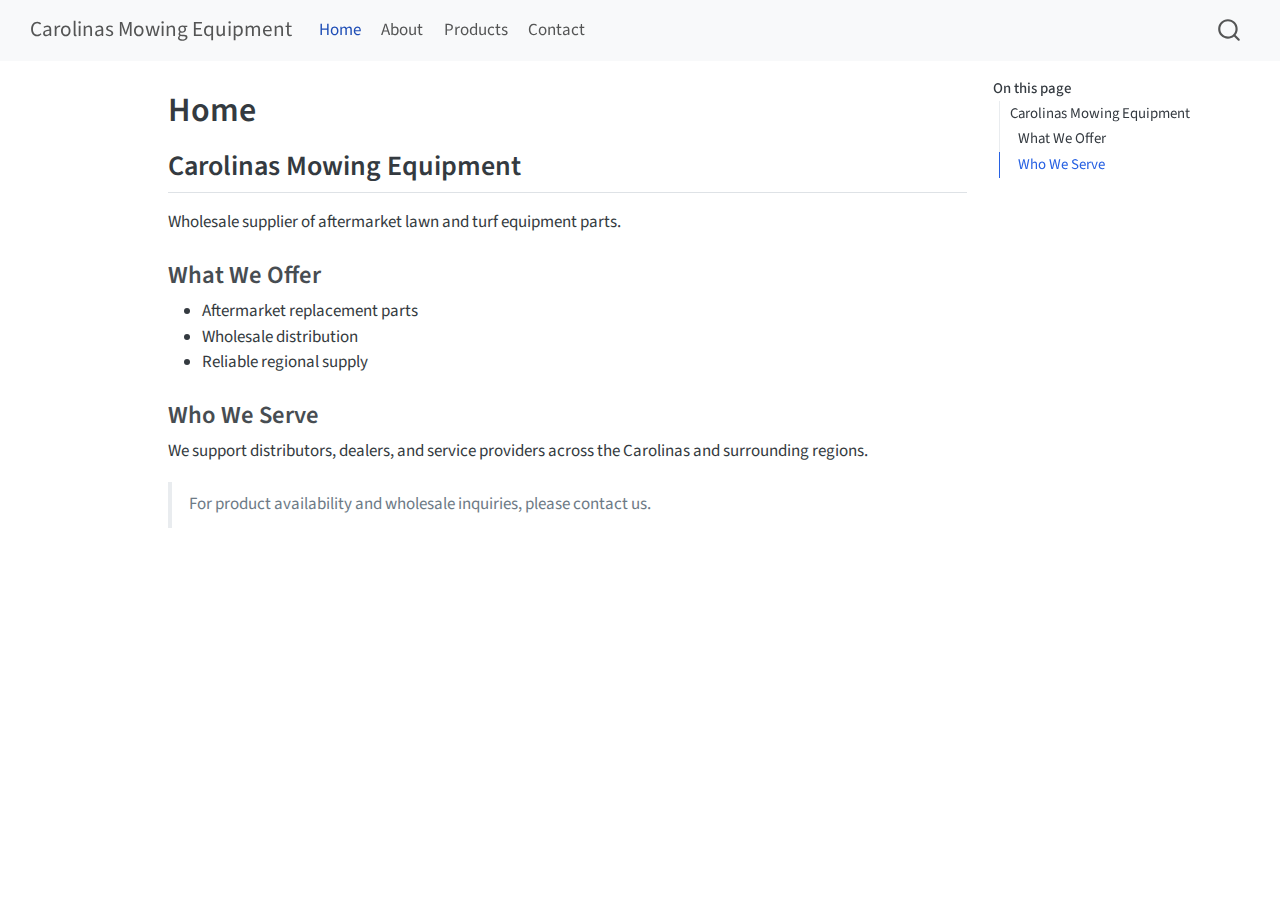
<file: index.html>
<!DOCTYPE html>
<html xmlns="http://www.w3.org/1999/xhtml" lang="en" xml:lang="en"><head>

<meta charset="utf-8">
<meta name="generator" content="quarto-1.8.26">

<meta name="viewport" content="width=device-width, initial-scale=1.0, user-scalable=yes">


<title>Home – Carolinas Mowing Equipment</title>
<style>
code{white-space: pre-wrap;}
span.smallcaps{font-variant: small-caps;}
div.columns{display: flex; gap: min(4vw, 1.5em);}
div.column{flex: auto; overflow-x: auto;}
div.hanging-indent{margin-left: 1.5em; text-indent: -1.5em;}
ul.task-list{list-style: none;}
ul.task-list li input[type="checkbox"] {
  width: 0.8em;
  margin: 0 0.8em 0.2em -1em; /* quarto-specific, see https://github.com/quarto-dev/quarto-cli/issues/4556 */ 
  vertical-align: middle;
}
</style>


<script src="site_libs/quarto-nav/quarto-nav.js"></script>
<script src="site_libs/quarto-nav/headroom.min.js"></script>
<script src="site_libs/clipboard/clipboard.min.js"></script>
<script src="site_libs/quarto-search/autocomplete.umd.js"></script>
<script src="site_libs/quarto-search/fuse.min.js"></script>
<script src="site_libs/quarto-search/quarto-search.js"></script>
<meta name="quarto:offset" content="./">
<script src="site_libs/quarto-html/quarto.js" type="module"></script>
<script src="site_libs/quarto-html/tabsets/tabsets.js" type="module"></script>
<script src="site_libs/quarto-html/axe/axe-check.js" type="module"></script>
<script src="site_libs/quarto-html/popper.min.js"></script>
<script src="site_libs/quarto-html/tippy.umd.min.js"></script>
<script src="site_libs/quarto-html/anchor.min.js"></script>
<link href="site_libs/quarto-html/tippy.css" rel="stylesheet">
<link href="site_libs/quarto-html/quarto-syntax-highlighting-587c61ba64f3a5504c4d52d930310e48.css" rel="stylesheet" id="quarto-text-highlighting-styles">
<script src="site_libs/bootstrap/bootstrap.min.js"></script>
<link href="site_libs/bootstrap/bootstrap-icons.css" rel="stylesheet">
<link href="site_libs/bootstrap/bootstrap-e31584831b205ffbb2d98406f31c2a5b.min.css" rel="stylesheet" append-hash="true" id="quarto-bootstrap" data-mode="light">
<script id="quarto-search-options" type="application/json">{
  "location": "navbar",
  "copy-button": false,
  "collapse-after": 3,
  "panel-placement": "end",
  "type": "overlay",
  "limit": 50,
  "keyboard-shortcut": [
    "f",
    "/",
    "s"
  ],
  "show-item-context": false,
  "language": {
    "search-no-results-text": "No results",
    "search-matching-documents-text": "matching documents",
    "search-copy-link-title": "Copy link to search",
    "search-hide-matches-text": "Hide additional matches",
    "search-more-match-text": "more match in this document",
    "search-more-matches-text": "more matches in this document",
    "search-clear-button-title": "Clear",
    "search-text-placeholder": "",
    "search-detached-cancel-button-title": "Cancel",
    "search-submit-button-title": "Submit",
    "search-label": "Search"
  }
}</script>


</head>

<body class="nav-fixed quarto-light">

<div id="quarto-search-results"></div>
  <header id="quarto-header" class="headroom fixed-top">
    <nav class="navbar navbar-expand-lg " data-bs-theme="dark">
      <div class="navbar-container container-fluid">
      <div class="navbar-brand-container mx-auto">
    <a class="navbar-brand" href="./index.html">
    <span class="navbar-title">Carolinas Mowing Equipment</span>
    </a>
  </div>
            <div id="quarto-search" class="" title="Search"></div>
          <button class="navbar-toggler" type="button" data-bs-toggle="collapse" data-bs-target="#navbarCollapse" aria-controls="navbarCollapse" role="menu" aria-expanded="false" aria-label="Toggle navigation" onclick="if (window.quartoToggleHeadroom) { window.quartoToggleHeadroom(); }">
  <span class="navbar-toggler-icon"></span>
</button>
          <div class="collapse navbar-collapse" id="navbarCollapse">
            <ul class="navbar-nav navbar-nav-scroll me-auto">
  <li class="nav-item">
    <a class="nav-link active" href="./index.html" aria-current="page"> 
<span class="menu-text">Home</span></a>
  </li>  
  <li class="nav-item">
    <a class="nav-link" href="./about.html"> 
<span class="menu-text">About</span></a>
  </li>  
  <li class="nav-item">
    <a class="nav-link" href="./products.qmd"> 
<span class="menu-text">Products</span></a>
  </li>  
  <li class="nav-item">
    <a class="nav-link" href="./contact.qmd"> 
<span class="menu-text">Contact</span></a>
  </li>  
</ul>
          </div> <!-- /navcollapse -->
            <div class="quarto-navbar-tools">
</div>
      </div> <!-- /container-fluid -->
    </nav>
</header>
<!-- content -->
<div id="quarto-content" class="quarto-container page-columns page-rows-contents page-layout-article page-navbar">
<!-- sidebar -->
<!-- margin-sidebar -->
    <div id="quarto-margin-sidebar" class="sidebar margin-sidebar">
        <nav id="TOC" role="doc-toc" class="toc-active">
    <h2 id="toc-title">On this page</h2>
   
  <ul>
  <li><a href="#carolinas-mowing-equipment" id="toc-carolinas-mowing-equipment" class="nav-link active" data-scroll-target="#carolinas-mowing-equipment">Carolinas Mowing Equipment</a>
  <ul class="collapse">
  <li><a href="#what-we-offer" id="toc-what-we-offer" class="nav-link" data-scroll-target="#what-we-offer">What We Offer</a></li>
  <li><a href="#who-we-serve" id="toc-who-we-serve" class="nav-link" data-scroll-target="#who-we-serve">Who We Serve</a></li>
  </ul></li>
  </ul>
</nav>
    </div>
<!-- main -->
<main class="content" id="quarto-document-content">

<header id="title-block-header" class="quarto-title-block default">
<div class="quarto-title">
<h1 class="title">Home</h1>
</div>



<div class="quarto-title-meta">

    
  
    
  </div>
  


</header>


<section id="carolinas-mowing-equipment" class="level2">
<h2 class="anchored" data-anchor-id="carolinas-mowing-equipment">Carolinas Mowing Equipment</h2>
<p>Wholesale supplier of aftermarket lawn and turf equipment parts.</p>
<section id="what-we-offer" class="level3">
<h3 class="anchored" data-anchor-id="what-we-offer">What We Offer</h3>
<ul>
<li>Aftermarket replacement parts</li>
<li>Wholesale distribution</li>
<li>Reliable regional supply</li>
</ul>
</section>
<section id="who-we-serve" class="level3">
<h3 class="anchored" data-anchor-id="who-we-serve">Who We Serve</h3>
<p>We support distributors, dealers, and service providers across the Carolinas and surrounding regions.</p>
<blockquote class="blockquote">
<p>For product availability and wholesale inquiries, please contact us.</p>
</blockquote>


</section>
</section>

</main> <!-- /main -->
<script id="quarto-html-after-body" type="application/javascript">
  window.document.addEventListener("DOMContentLoaded", function (event) {
    const icon = "";
    const anchorJS = new window.AnchorJS();
    anchorJS.options = {
      placement: 'right',
      icon: icon
    };
    anchorJS.add('.anchored');
    const isCodeAnnotation = (el) => {
      for (const clz of el.classList) {
        if (clz.startsWith('code-annotation-')) {                     
          return true;
        }
      }
      return false;
    }
    const onCopySuccess = function(e) {
      // button target
      const button = e.trigger;
      // don't keep focus
      button.blur();
      // flash "checked"
      button.classList.add('code-copy-button-checked');
      var currentTitle = button.getAttribute("title");
      button.setAttribute("title", "Copied!");
      let tooltip;
      if (window.bootstrap) {
        button.setAttribute("data-bs-toggle", "tooltip");
        button.setAttribute("data-bs-placement", "left");
        button.setAttribute("data-bs-title", "Copied!");
        tooltip = new bootstrap.Tooltip(button, 
          { trigger: "manual", 
            customClass: "code-copy-button-tooltip",
            offset: [0, -8]});
        tooltip.show();    
      }
      setTimeout(function() {
        if (tooltip) {
          tooltip.hide();
          button.removeAttribute("data-bs-title");
          button.removeAttribute("data-bs-toggle");
          button.removeAttribute("data-bs-placement");
        }
        button.setAttribute("title", currentTitle);
        button.classList.remove('code-copy-button-checked');
      }, 1000);
      // clear code selection
      e.clearSelection();
    }
    const getTextToCopy = function(trigger) {
      const outerScaffold = trigger.parentElement.cloneNode(true);
      const codeEl = outerScaffold.querySelector('code');
      for (const childEl of codeEl.children) {
        if (isCodeAnnotation(childEl)) {
          childEl.remove();
        }
      }
      return codeEl.innerText;
    }
    const clipboard = new window.ClipboardJS('.code-copy-button:not([data-in-quarto-modal])', {
      text: getTextToCopy
    });
    clipboard.on('success', onCopySuccess);
    if (window.document.getElementById('quarto-embedded-source-code-modal')) {
      const clipboardModal = new window.ClipboardJS('.code-copy-button[data-in-quarto-modal]', {
        text: getTextToCopy,
        container: window.document.getElementById('quarto-embedded-source-code-modal')
      });
      clipboardModal.on('success', onCopySuccess);
    }
      var localhostRegex = new RegExp(/^(?:http|https):\/\/localhost\:?[0-9]*\//);
      var mailtoRegex = new RegExp(/^mailto:/);
        var filterRegex = new RegExp("https:\/\/majordeng2023\.github\.io\/CMEwebsite\/");
      var isInternal = (href) => {
          return filterRegex.test(href) || localhostRegex.test(href) || mailtoRegex.test(href);
      }
      // Inspect non-navigation links and adorn them if external
     var links = window.document.querySelectorAll('a[href]:not(.nav-link):not(.navbar-brand):not(.toc-action):not(.sidebar-link):not(.sidebar-item-toggle):not(.pagination-link):not(.no-external):not([aria-hidden]):not(.dropdown-item):not(.quarto-navigation-tool):not(.about-link)');
      for (var i=0; i<links.length; i++) {
        const link = links[i];
        if (!isInternal(link.href)) {
          // undo the damage that might have been done by quarto-nav.js in the case of
          // links that we want to consider external
          if (link.dataset.originalHref !== undefined) {
            link.href = link.dataset.originalHref;
          }
        }
      }
    function tippyHover(el, contentFn, onTriggerFn, onUntriggerFn) {
      const config = {
        allowHTML: true,
        maxWidth: 500,
        delay: 100,
        arrow: false,
        appendTo: function(el) {
            return el.parentElement;
        },
        interactive: true,
        interactiveBorder: 10,
        theme: 'quarto',
        placement: 'bottom-start',
      };
      if (contentFn) {
        config.content = contentFn;
      }
      if (onTriggerFn) {
        config.onTrigger = onTriggerFn;
      }
      if (onUntriggerFn) {
        config.onUntrigger = onUntriggerFn;
      }
      window.tippy(el, config); 
    }
    const noterefs = window.document.querySelectorAll('a[role="doc-noteref"]');
    for (var i=0; i<noterefs.length; i++) {
      const ref = noterefs[i];
      tippyHover(ref, function() {
        // use id or data attribute instead here
        let href = ref.getAttribute('data-footnote-href') || ref.getAttribute('href');
        try { href = new URL(href).hash; } catch {}
        const id = href.replace(/^#\/?/, "");
        const note = window.document.getElementById(id);
        if (note) {
          return note.innerHTML;
        } else {
          return "";
        }
      });
    }
    const xrefs = window.document.querySelectorAll('a.quarto-xref');
    const processXRef = (id, note) => {
      // Strip column container classes
      const stripColumnClz = (el) => {
        el.classList.remove("page-full", "page-columns");
        if (el.children) {
          for (const child of el.children) {
            stripColumnClz(child);
          }
        }
      }
      stripColumnClz(note)
      if (id === null || id.startsWith('sec-')) {
        // Special case sections, only their first couple elements
        const container = document.createElement("div");
        if (note.children && note.children.length > 2) {
          container.appendChild(note.children[0].cloneNode(true));
          for (let i = 1; i < note.children.length; i++) {
            const child = note.children[i];
            if (child.tagName === "P" && child.innerText === "") {
              continue;
            } else {
              container.appendChild(child.cloneNode(true));
              break;
            }
          }
          if (window.Quarto?.typesetMath) {
            window.Quarto.typesetMath(container);
          }
          return container.innerHTML
        } else {
          if (window.Quarto?.typesetMath) {
            window.Quarto.typesetMath(note);
          }
          return note.innerHTML;
        }
      } else {
        // Remove any anchor links if they are present
        const anchorLink = note.querySelector('a.anchorjs-link');
        if (anchorLink) {
          anchorLink.remove();
        }
        if (window.Quarto?.typesetMath) {
          window.Quarto.typesetMath(note);
        }
        if (note.classList.contains("callout")) {
          return note.outerHTML;
        } else {
          return note.innerHTML;
        }
      }
    }
    for (var i=0; i<xrefs.length; i++) {
      const xref = xrefs[i];
      tippyHover(xref, undefined, function(instance) {
        instance.disable();
        let url = xref.getAttribute('href');
        let hash = undefined; 
        if (url.startsWith('#')) {
          hash = url;
        } else {
          try { hash = new URL(url).hash; } catch {}
        }
        if (hash) {
          const id = hash.replace(/^#\/?/, "");
          const note = window.document.getElementById(id);
          if (note !== null) {
            try {
              const html = processXRef(id, note.cloneNode(true));
              instance.setContent(html);
            } finally {
              instance.enable();
              instance.show();
            }
          } else {
            // See if we can fetch this
            fetch(url.split('#')[0])
            .then(res => res.text())
            .then(html => {
              const parser = new DOMParser();
              const htmlDoc = parser.parseFromString(html, "text/html");
              const note = htmlDoc.getElementById(id);
              if (note !== null) {
                const html = processXRef(id, note);
                instance.setContent(html);
              } 
            }).finally(() => {
              instance.enable();
              instance.show();
            });
          }
        } else {
          // See if we can fetch a full url (with no hash to target)
          // This is a special case and we should probably do some content thinning / targeting
          fetch(url)
          .then(res => res.text())
          .then(html => {
            const parser = new DOMParser();
            const htmlDoc = parser.parseFromString(html, "text/html");
            const note = htmlDoc.querySelector('main.content');
            if (note !== null) {
              // This should only happen for chapter cross references
              // (since there is no id in the URL)
              // remove the first header
              if (note.children.length > 0 && note.children[0].tagName === "HEADER") {
                note.children[0].remove();
              }
              const html = processXRef(null, note);
              instance.setContent(html);
            } 
          }).finally(() => {
            instance.enable();
            instance.show();
          });
        }
      }, function(instance) {
      });
    }
        let selectedAnnoteEl;
        const selectorForAnnotation = ( cell, annotation) => {
          let cellAttr = 'data-code-cell="' + cell + '"';
          let lineAttr = 'data-code-annotation="' +  annotation + '"';
          const selector = 'span[' + cellAttr + '][' + lineAttr + ']';
          return selector;
        }
        const selectCodeLines = (annoteEl) => {
          const doc = window.document;
          const targetCell = annoteEl.getAttribute("data-target-cell");
          const targetAnnotation = annoteEl.getAttribute("data-target-annotation");
          const annoteSpan = window.document.querySelector(selectorForAnnotation(targetCell, targetAnnotation));
          const lines = annoteSpan.getAttribute("data-code-lines").split(",");
          const lineIds = lines.map((line) => {
            return targetCell + "-" + line;
          })
          let top = null;
          let height = null;
          let parent = null;
          if (lineIds.length > 0) {
              //compute the position of the single el (top and bottom and make a div)
              const el = window.document.getElementById(lineIds[0]);
              top = el.offsetTop;
              height = el.offsetHeight;
              parent = el.parentElement.parentElement;
            if (lineIds.length > 1) {
              const lastEl = window.document.getElementById(lineIds[lineIds.length - 1]);
              const bottom = lastEl.offsetTop + lastEl.offsetHeight;
              height = bottom - top;
            }
            if (top !== null && height !== null && parent !== null) {
              // cook up a div (if necessary) and position it 
              let div = window.document.getElementById("code-annotation-line-highlight");
              if (div === null) {
                div = window.document.createElement("div");
                div.setAttribute("id", "code-annotation-line-highlight");
                div.style.position = 'absolute';
                parent.appendChild(div);
              }
              div.style.top = top - 2 + "px";
              div.style.height = height + 4 + "px";
              div.style.left = 0;
              let gutterDiv = window.document.getElementById("code-annotation-line-highlight-gutter");
              if (gutterDiv === null) {
                gutterDiv = window.document.createElement("div");
                gutterDiv.setAttribute("id", "code-annotation-line-highlight-gutter");
                gutterDiv.style.position = 'absolute';
                const codeCell = window.document.getElementById(targetCell);
                const gutter = codeCell.querySelector('.code-annotation-gutter');
                gutter.appendChild(gutterDiv);
              }
              gutterDiv.style.top = top - 2 + "px";
              gutterDiv.style.height = height + 4 + "px";
            }
            selectedAnnoteEl = annoteEl;
          }
        };
        const unselectCodeLines = () => {
          const elementsIds = ["code-annotation-line-highlight", "code-annotation-line-highlight-gutter"];
          elementsIds.forEach((elId) => {
            const div = window.document.getElementById(elId);
            if (div) {
              div.remove();
            }
          });
          selectedAnnoteEl = undefined;
        };
          // Handle positioning of the toggle
      window.addEventListener(
        "resize",
        throttle(() => {
          elRect = undefined;
          if (selectedAnnoteEl) {
            selectCodeLines(selectedAnnoteEl);
          }
        }, 10)
      );
      function throttle(fn, ms) {
      let throttle = false;
      let timer;
        return (...args) => {
          if(!throttle) { // first call gets through
              fn.apply(this, args);
              throttle = true;
          } else { // all the others get throttled
              if(timer) clearTimeout(timer); // cancel #2
              timer = setTimeout(() => {
                fn.apply(this, args);
                timer = throttle = false;
              }, ms);
          }
        };
      }
        // Attach click handler to the DT
        const annoteDls = window.document.querySelectorAll('dt[data-target-cell]');
        for (const annoteDlNode of annoteDls) {
          annoteDlNode.addEventListener('click', (event) => {
            const clickedEl = event.target;
            if (clickedEl !== selectedAnnoteEl) {
              unselectCodeLines();
              const activeEl = window.document.querySelector('dt[data-target-cell].code-annotation-active');
              if (activeEl) {
                activeEl.classList.remove('code-annotation-active');
              }
              selectCodeLines(clickedEl);
              clickedEl.classList.add('code-annotation-active');
            } else {
              // Unselect the line
              unselectCodeLines();
              clickedEl.classList.remove('code-annotation-active');
            }
          });
        }
    const findCites = (el) => {
      const parentEl = el.parentElement;
      if (parentEl) {
        const cites = parentEl.dataset.cites;
        if (cites) {
          return {
            el,
            cites: cites.split(' ')
          };
        } else {
          return findCites(el.parentElement)
        }
      } else {
        return undefined;
      }
    };
    var bibliorefs = window.document.querySelectorAll('a[role="doc-biblioref"]');
    for (var i=0; i<bibliorefs.length; i++) {
      const ref = bibliorefs[i];
      const citeInfo = findCites(ref);
      if (citeInfo) {
        tippyHover(citeInfo.el, function() {
          var popup = window.document.createElement('div');
          citeInfo.cites.forEach(function(cite) {
            var citeDiv = window.document.createElement('div');
            citeDiv.classList.add('hanging-indent');
            citeDiv.classList.add('csl-entry');
            var biblioDiv = window.document.getElementById('ref-' + cite);
            if (biblioDiv) {
              citeDiv.innerHTML = biblioDiv.innerHTML;
            }
            popup.appendChild(citeDiv);
          });
          return popup.innerHTML;
        });
      }
    }
  });
  </script>
</div> <!-- /content -->




</body></html>
</file>
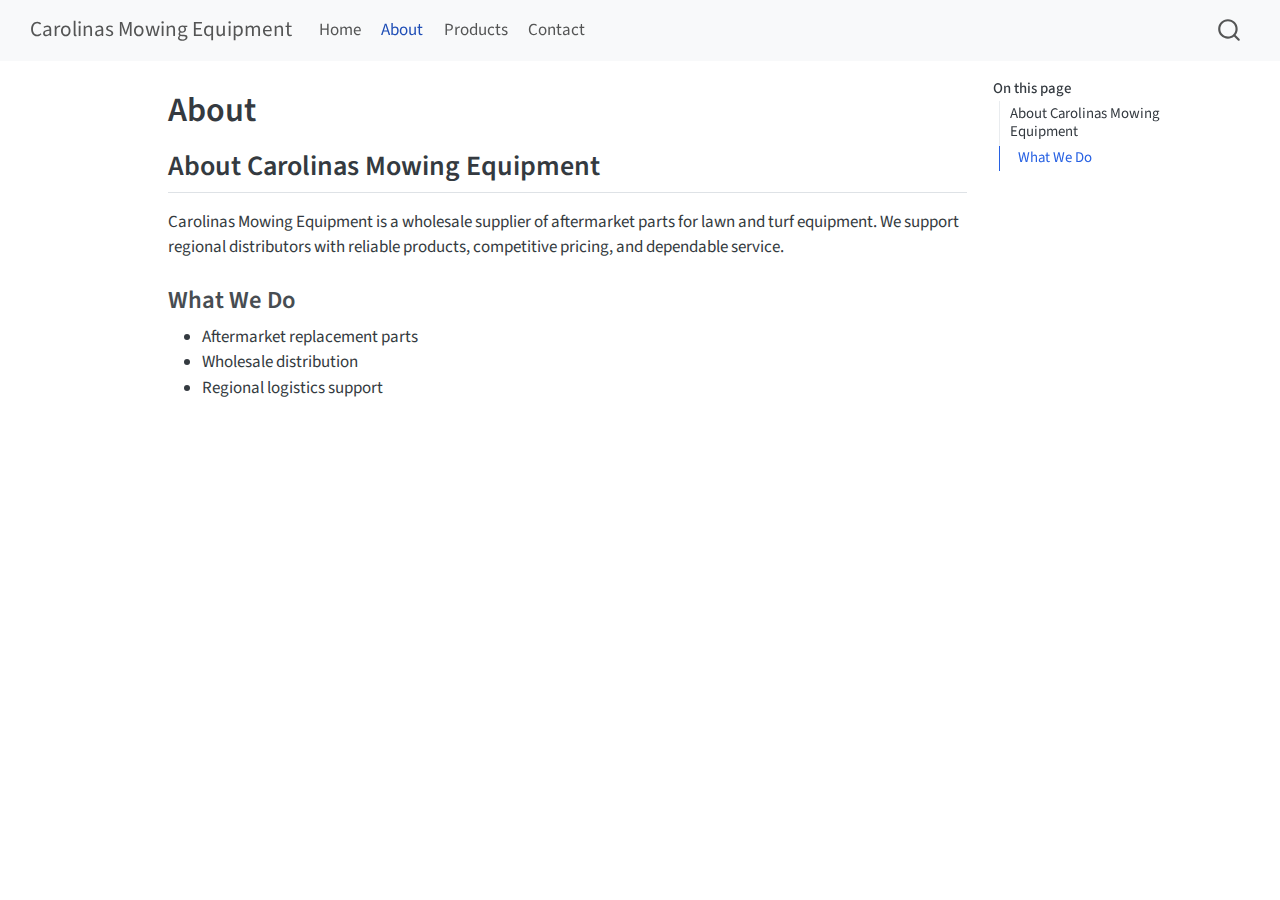
<file: about.html>
<!DOCTYPE html>
<html xmlns="http://www.w3.org/1999/xhtml" lang="en" xml:lang="en"><head>

<meta charset="utf-8">
<meta name="generator" content="quarto-1.8.26">

<meta name="viewport" content="width=device-width, initial-scale=1.0, user-scalable=yes">


<title>About – Carolinas Mowing Equipment</title>
<style>
code{white-space: pre-wrap;}
span.smallcaps{font-variant: small-caps;}
div.columns{display: flex; gap: min(4vw, 1.5em);}
div.column{flex: auto; overflow-x: auto;}
div.hanging-indent{margin-left: 1.5em; text-indent: -1.5em;}
ul.task-list{list-style: none;}
ul.task-list li input[type="checkbox"] {
  width: 0.8em;
  margin: 0 0.8em 0.2em -1em; /* quarto-specific, see https://github.com/quarto-dev/quarto-cli/issues/4556 */ 
  vertical-align: middle;
}
</style>


<script src="site_libs/quarto-nav/quarto-nav.js"></script>
<script src="site_libs/quarto-nav/headroom.min.js"></script>
<script src="site_libs/clipboard/clipboard.min.js"></script>
<script src="site_libs/quarto-search/autocomplete.umd.js"></script>
<script src="site_libs/quarto-search/fuse.min.js"></script>
<script src="site_libs/quarto-search/quarto-search.js"></script>
<meta name="quarto:offset" content="./">
<script src="site_libs/quarto-html/quarto.js" type="module"></script>
<script src="site_libs/quarto-html/tabsets/tabsets.js" type="module"></script>
<script src="site_libs/quarto-html/axe/axe-check.js" type="module"></script>
<script src="site_libs/quarto-html/popper.min.js"></script>
<script src="site_libs/quarto-html/tippy.umd.min.js"></script>
<script src="site_libs/quarto-html/anchor.min.js"></script>
<link href="site_libs/quarto-html/tippy.css" rel="stylesheet">
<link href="site_libs/quarto-html/quarto-syntax-highlighting-587c61ba64f3a5504c4d52d930310e48.css" rel="stylesheet" id="quarto-text-highlighting-styles">
<script src="site_libs/bootstrap/bootstrap.min.js"></script>
<link href="site_libs/bootstrap/bootstrap-icons.css" rel="stylesheet">
<link href="site_libs/bootstrap/bootstrap-e31584831b205ffbb2d98406f31c2a5b.min.css" rel="stylesheet" append-hash="true" id="quarto-bootstrap" data-mode="light">
<script id="quarto-search-options" type="application/json">{
  "location": "navbar",
  "copy-button": false,
  "collapse-after": 3,
  "panel-placement": "end",
  "type": "overlay",
  "limit": 50,
  "keyboard-shortcut": [
    "f",
    "/",
    "s"
  ],
  "show-item-context": false,
  "language": {
    "search-no-results-text": "No results",
    "search-matching-documents-text": "matching documents",
    "search-copy-link-title": "Copy link to search",
    "search-hide-matches-text": "Hide additional matches",
    "search-more-match-text": "more match in this document",
    "search-more-matches-text": "more matches in this document",
    "search-clear-button-title": "Clear",
    "search-text-placeholder": "",
    "search-detached-cancel-button-title": "Cancel",
    "search-submit-button-title": "Submit",
    "search-label": "Search"
  }
}</script>


</head>

<body class="nav-fixed quarto-light">

<div id="quarto-search-results"></div>
  <header id="quarto-header" class="headroom fixed-top">
    <nav class="navbar navbar-expand-lg " data-bs-theme="dark">
      <div class="navbar-container container-fluid">
      <div class="navbar-brand-container mx-auto">
    <a class="navbar-brand" href="./index.html">
    <span class="navbar-title">Carolinas Mowing Equipment</span>
    </a>
  </div>
            <div id="quarto-search" class="" title="Search"></div>
          <button class="navbar-toggler" type="button" data-bs-toggle="collapse" data-bs-target="#navbarCollapse" aria-controls="navbarCollapse" role="menu" aria-expanded="false" aria-label="Toggle navigation" onclick="if (window.quartoToggleHeadroom) { window.quartoToggleHeadroom(); }">
  <span class="navbar-toggler-icon"></span>
</button>
          <div class="collapse navbar-collapse" id="navbarCollapse">
            <ul class="navbar-nav navbar-nav-scroll me-auto">
  <li class="nav-item">
    <a class="nav-link" href="./index.html"> 
<span class="menu-text">Home</span></a>
  </li>  
  <li class="nav-item">
    <a class="nav-link active" href="./about.html" aria-current="page"> 
<span class="menu-text">About</span></a>
  </li>  
  <li class="nav-item">
    <a class="nav-link" href="./products.qmd"> 
<span class="menu-text">Products</span></a>
  </li>  
  <li class="nav-item">
    <a class="nav-link" href="./contact.qmd"> 
<span class="menu-text">Contact</span></a>
  </li>  
</ul>
          </div> <!-- /navcollapse -->
            <div class="quarto-navbar-tools">
</div>
      </div> <!-- /container-fluid -->
    </nav>
</header>
<!-- content -->
<div id="quarto-content" class="quarto-container page-columns page-rows-contents page-layout-article page-navbar">
<!-- sidebar -->
<!-- margin-sidebar -->
    <div id="quarto-margin-sidebar" class="sidebar margin-sidebar">
        <nav id="TOC" role="doc-toc" class="toc-active">
    <h2 id="toc-title">On this page</h2>
   
  <ul>
  <li><a href="#about-carolinas-mowing-equipment" id="toc-about-carolinas-mowing-equipment" class="nav-link active" data-scroll-target="#about-carolinas-mowing-equipment">About Carolinas Mowing Equipment</a>
  <ul class="collapse">
  <li><a href="#what-we-do" id="toc-what-we-do" class="nav-link" data-scroll-target="#what-we-do">What We Do</a></li>
  </ul></li>
  </ul>
</nav>
    </div>
<!-- main -->
<main class="content" id="quarto-document-content">

<header id="title-block-header" class="quarto-title-block default">
<div class="quarto-title">
<h1 class="title">About</h1>
</div>



<div class="quarto-title-meta">

    
  
    
  </div>
  


</header>


<section id="about-carolinas-mowing-equipment" class="level2">
<h2 class="anchored" data-anchor-id="about-carolinas-mowing-equipment">About Carolinas Mowing Equipment</h2>
<p>Carolinas Mowing Equipment is a wholesale supplier of aftermarket parts for lawn and turf equipment. We support regional distributors with reliable products, competitive pricing, and dependable service.</p>
<section id="what-we-do" class="level3">
<h3 class="anchored" data-anchor-id="what-we-do">What We Do</h3>
<ul>
<li>Aftermarket replacement parts</li>
<li>Wholesale distribution</li>
<li>Regional logistics support</li>
</ul>


</section>
</section>

</main> <!-- /main -->
<script id="quarto-html-after-body" type="application/javascript">
  window.document.addEventListener("DOMContentLoaded", function (event) {
    const icon = "";
    const anchorJS = new window.AnchorJS();
    anchorJS.options = {
      placement: 'right',
      icon: icon
    };
    anchorJS.add('.anchored');
    const isCodeAnnotation = (el) => {
      for (const clz of el.classList) {
        if (clz.startsWith('code-annotation-')) {                     
          return true;
        }
      }
      return false;
    }
    const onCopySuccess = function(e) {
      // button target
      const button = e.trigger;
      // don't keep focus
      button.blur();
      // flash "checked"
      button.classList.add('code-copy-button-checked');
      var currentTitle = button.getAttribute("title");
      button.setAttribute("title", "Copied!");
      let tooltip;
      if (window.bootstrap) {
        button.setAttribute("data-bs-toggle", "tooltip");
        button.setAttribute("data-bs-placement", "left");
        button.setAttribute("data-bs-title", "Copied!");
        tooltip = new bootstrap.Tooltip(button, 
          { trigger: "manual", 
            customClass: "code-copy-button-tooltip",
            offset: [0, -8]});
        tooltip.show();    
      }
      setTimeout(function() {
        if (tooltip) {
          tooltip.hide();
          button.removeAttribute("data-bs-title");
          button.removeAttribute("data-bs-toggle");
          button.removeAttribute("data-bs-placement");
        }
        button.setAttribute("title", currentTitle);
        button.classList.remove('code-copy-button-checked');
      }, 1000);
      // clear code selection
      e.clearSelection();
    }
    const getTextToCopy = function(trigger) {
      const outerScaffold = trigger.parentElement.cloneNode(true);
      const codeEl = outerScaffold.querySelector('code');
      for (const childEl of codeEl.children) {
        if (isCodeAnnotation(childEl)) {
          childEl.remove();
        }
      }
      return codeEl.innerText;
    }
    const clipboard = new window.ClipboardJS('.code-copy-button:not([data-in-quarto-modal])', {
      text: getTextToCopy
    });
    clipboard.on('success', onCopySuccess);
    if (window.document.getElementById('quarto-embedded-source-code-modal')) {
      const clipboardModal = new window.ClipboardJS('.code-copy-button[data-in-quarto-modal]', {
        text: getTextToCopy,
        container: window.document.getElementById('quarto-embedded-source-code-modal')
      });
      clipboardModal.on('success', onCopySuccess);
    }
      var localhostRegex = new RegExp(/^(?:http|https):\/\/localhost\:?[0-9]*\//);
      var mailtoRegex = new RegExp(/^mailto:/);
        var filterRegex = new RegExp('/' + window.location.host + '/');
      var isInternal = (href) => {
          return filterRegex.test(href) || localhostRegex.test(href) || mailtoRegex.test(href);
      }
      // Inspect non-navigation links and adorn them if external
     var links = window.document.querySelectorAll('a[href]:not(.nav-link):not(.navbar-brand):not(.toc-action):not(.sidebar-link):not(.sidebar-item-toggle):not(.pagination-link):not(.no-external):not([aria-hidden]):not(.dropdown-item):not(.quarto-navigation-tool):not(.about-link)');
      for (var i=0; i<links.length; i++) {
        const link = links[i];
        if (!isInternal(link.href)) {
          // undo the damage that might have been done by quarto-nav.js in the case of
          // links that we want to consider external
          if (link.dataset.originalHref !== undefined) {
            link.href = link.dataset.originalHref;
          }
        }
      }
    function tippyHover(el, contentFn, onTriggerFn, onUntriggerFn) {
      const config = {
        allowHTML: true,
        maxWidth: 500,
        delay: 100,
        arrow: false,
        appendTo: function(el) {
            return el.parentElement;
        },
        interactive: true,
        interactiveBorder: 10,
        theme: 'quarto',
        placement: 'bottom-start',
      };
      if (contentFn) {
        config.content = contentFn;
      }
      if (onTriggerFn) {
        config.onTrigger = onTriggerFn;
      }
      if (onUntriggerFn) {
        config.onUntrigger = onUntriggerFn;
      }
      window.tippy(el, config); 
    }
    const noterefs = window.document.querySelectorAll('a[role="doc-noteref"]');
    for (var i=0; i<noterefs.length; i++) {
      const ref = noterefs[i];
      tippyHover(ref, function() {
        // use id or data attribute instead here
        let href = ref.getAttribute('data-footnote-href') || ref.getAttribute('href');
        try { href = new URL(href).hash; } catch {}
        const id = href.replace(/^#\/?/, "");
        const note = window.document.getElementById(id);
        if (note) {
          return note.innerHTML;
        } else {
          return "";
        }
      });
    }
    const xrefs = window.document.querySelectorAll('a.quarto-xref');
    const processXRef = (id, note) => {
      // Strip column container classes
      const stripColumnClz = (el) => {
        el.classList.remove("page-full", "page-columns");
        if (el.children) {
          for (const child of el.children) {
            stripColumnClz(child);
          }
        }
      }
      stripColumnClz(note)
      if (id === null || id.startsWith('sec-')) {
        // Special case sections, only their first couple elements
        const container = document.createElement("div");
        if (note.children && note.children.length > 2) {
          container.appendChild(note.children[0].cloneNode(true));
          for (let i = 1; i < note.children.length; i++) {
            const child = note.children[i];
            if (child.tagName === "P" && child.innerText === "") {
              continue;
            } else {
              container.appendChild(child.cloneNode(true));
              break;
            }
          }
          if (window.Quarto?.typesetMath) {
            window.Quarto.typesetMath(container);
          }
          return container.innerHTML
        } else {
          if (window.Quarto?.typesetMath) {
            window.Quarto.typesetMath(note);
          }
          return note.innerHTML;
        }
      } else {
        // Remove any anchor links if they are present
        const anchorLink = note.querySelector('a.anchorjs-link');
        if (anchorLink) {
          anchorLink.remove();
        }
        if (window.Quarto?.typesetMath) {
          window.Quarto.typesetMath(note);
        }
        if (note.classList.contains("callout")) {
          return note.outerHTML;
        } else {
          return note.innerHTML;
        }
      }
    }
    for (var i=0; i<xrefs.length; i++) {
      const xref = xrefs[i];
      tippyHover(xref, undefined, function(instance) {
        instance.disable();
        let url = xref.getAttribute('href');
        let hash = undefined; 
        if (url.startsWith('#')) {
          hash = url;
        } else {
          try { hash = new URL(url).hash; } catch {}
        }
        if (hash) {
          const id = hash.replace(/^#\/?/, "");
          const note = window.document.getElementById(id);
          if (note !== null) {
            try {
              const html = processXRef(id, note.cloneNode(true));
              instance.setContent(html);
            } finally {
              instance.enable();
              instance.show();
            }
          } else {
            // See if we can fetch this
            fetch(url.split('#')[0])
            .then(res => res.text())
            .then(html => {
              const parser = new DOMParser();
              const htmlDoc = parser.parseFromString(html, "text/html");
              const note = htmlDoc.getElementById(id);
              if (note !== null) {
                const html = processXRef(id, note);
                instance.setContent(html);
              } 
            }).finally(() => {
              instance.enable();
              instance.show();
            });
          }
        } else {
          // See if we can fetch a full url (with no hash to target)
          // This is a special case and we should probably do some content thinning / targeting
          fetch(url)
          .then(res => res.text())
          .then(html => {
            const parser = new DOMParser();
            const htmlDoc = parser.parseFromString(html, "text/html");
            const note = htmlDoc.querySelector('main.content');
            if (note !== null) {
              // This should only happen for chapter cross references
              // (since there is no id in the URL)
              // remove the first header
              if (note.children.length > 0 && note.children[0].tagName === "HEADER") {
                note.children[0].remove();
              }
              const html = processXRef(null, note);
              instance.setContent(html);
            } 
          }).finally(() => {
            instance.enable();
            instance.show();
          });
        }
      }, function(instance) {
      });
    }
        let selectedAnnoteEl;
        const selectorForAnnotation = ( cell, annotation) => {
          let cellAttr = 'data-code-cell="' + cell + '"';
          let lineAttr = 'data-code-annotation="' +  annotation + '"';
          const selector = 'span[' + cellAttr + '][' + lineAttr + ']';
          return selector;
        }
        const selectCodeLines = (annoteEl) => {
          const doc = window.document;
          const targetCell = annoteEl.getAttribute("data-target-cell");
          const targetAnnotation = annoteEl.getAttribute("data-target-annotation");
          const annoteSpan = window.document.querySelector(selectorForAnnotation(targetCell, targetAnnotation));
          const lines = annoteSpan.getAttribute("data-code-lines").split(",");
          const lineIds = lines.map((line) => {
            return targetCell + "-" + line;
          })
          let top = null;
          let height = null;
          let parent = null;
          if (lineIds.length > 0) {
              //compute the position of the single el (top and bottom and make a div)
              const el = window.document.getElementById(lineIds[0]);
              top = el.offsetTop;
              height = el.offsetHeight;
              parent = el.parentElement.parentElement;
            if (lineIds.length > 1) {
              const lastEl = window.document.getElementById(lineIds[lineIds.length - 1]);
              const bottom = lastEl.offsetTop + lastEl.offsetHeight;
              height = bottom - top;
            }
            if (top !== null && height !== null && parent !== null) {
              // cook up a div (if necessary) and position it 
              let div = window.document.getElementById("code-annotation-line-highlight");
              if (div === null) {
                div = window.document.createElement("div");
                div.setAttribute("id", "code-annotation-line-highlight");
                div.style.position = 'absolute';
                parent.appendChild(div);
              }
              div.style.top = top - 2 + "px";
              div.style.height = height + 4 + "px";
              div.style.left = 0;
              let gutterDiv = window.document.getElementById("code-annotation-line-highlight-gutter");
              if (gutterDiv === null) {
                gutterDiv = window.document.createElement("div");
                gutterDiv.setAttribute("id", "code-annotation-line-highlight-gutter");
                gutterDiv.style.position = 'absolute';
                const codeCell = window.document.getElementById(targetCell);
                const gutter = codeCell.querySelector('.code-annotation-gutter');
                gutter.appendChild(gutterDiv);
              }
              gutterDiv.style.top = top - 2 + "px";
              gutterDiv.style.height = height + 4 + "px";
            }
            selectedAnnoteEl = annoteEl;
          }
        };
        const unselectCodeLines = () => {
          const elementsIds = ["code-annotation-line-highlight", "code-annotation-line-highlight-gutter"];
          elementsIds.forEach((elId) => {
            const div = window.document.getElementById(elId);
            if (div) {
              div.remove();
            }
          });
          selectedAnnoteEl = undefined;
        };
          // Handle positioning of the toggle
      window.addEventListener(
        "resize",
        throttle(() => {
          elRect = undefined;
          if (selectedAnnoteEl) {
            selectCodeLines(selectedAnnoteEl);
          }
        }, 10)
      );
      function throttle(fn, ms) {
      let throttle = false;
      let timer;
        return (...args) => {
          if(!throttle) { // first call gets through
              fn.apply(this, args);
              throttle = true;
          } else { // all the others get throttled
              if(timer) clearTimeout(timer); // cancel #2
              timer = setTimeout(() => {
                fn.apply(this, args);
                timer = throttle = false;
              }, ms);
          }
        };
      }
        // Attach click handler to the DT
        const annoteDls = window.document.querySelectorAll('dt[data-target-cell]');
        for (const annoteDlNode of annoteDls) {
          annoteDlNode.addEventListener('click', (event) => {
            const clickedEl = event.target;
            if (clickedEl !== selectedAnnoteEl) {
              unselectCodeLines();
              const activeEl = window.document.querySelector('dt[data-target-cell].code-annotation-active');
              if (activeEl) {
                activeEl.classList.remove('code-annotation-active');
              }
              selectCodeLines(clickedEl);
              clickedEl.classList.add('code-annotation-active');
            } else {
              // Unselect the line
              unselectCodeLines();
              clickedEl.classList.remove('code-annotation-active');
            }
          });
        }
    const findCites = (el) => {
      const parentEl = el.parentElement;
      if (parentEl) {
        const cites = parentEl.dataset.cites;
        if (cites) {
          return {
            el,
            cites: cites.split(' ')
          };
        } else {
          return findCites(el.parentElement)
        }
      } else {
        return undefined;
      }
    };
    var bibliorefs = window.document.querySelectorAll('a[role="doc-biblioref"]');
    for (var i=0; i<bibliorefs.length; i++) {
      const ref = bibliorefs[i];
      const citeInfo = findCites(ref);
      if (citeInfo) {
        tippyHover(citeInfo.el, function() {
          var popup = window.document.createElement('div');
          citeInfo.cites.forEach(function(cite) {
            var citeDiv = window.document.createElement('div');
            citeDiv.classList.add('hanging-indent');
            citeDiv.classList.add('csl-entry');
            var biblioDiv = window.document.getElementById('ref-' + cite);
            if (biblioDiv) {
              citeDiv.innerHTML = biblioDiv.innerHTML;
            }
            popup.appendChild(citeDiv);
          });
          return popup.innerHTML;
        });
      }
    }
  });
  </script>
</div> <!-- /content -->




</body></html>
</file>
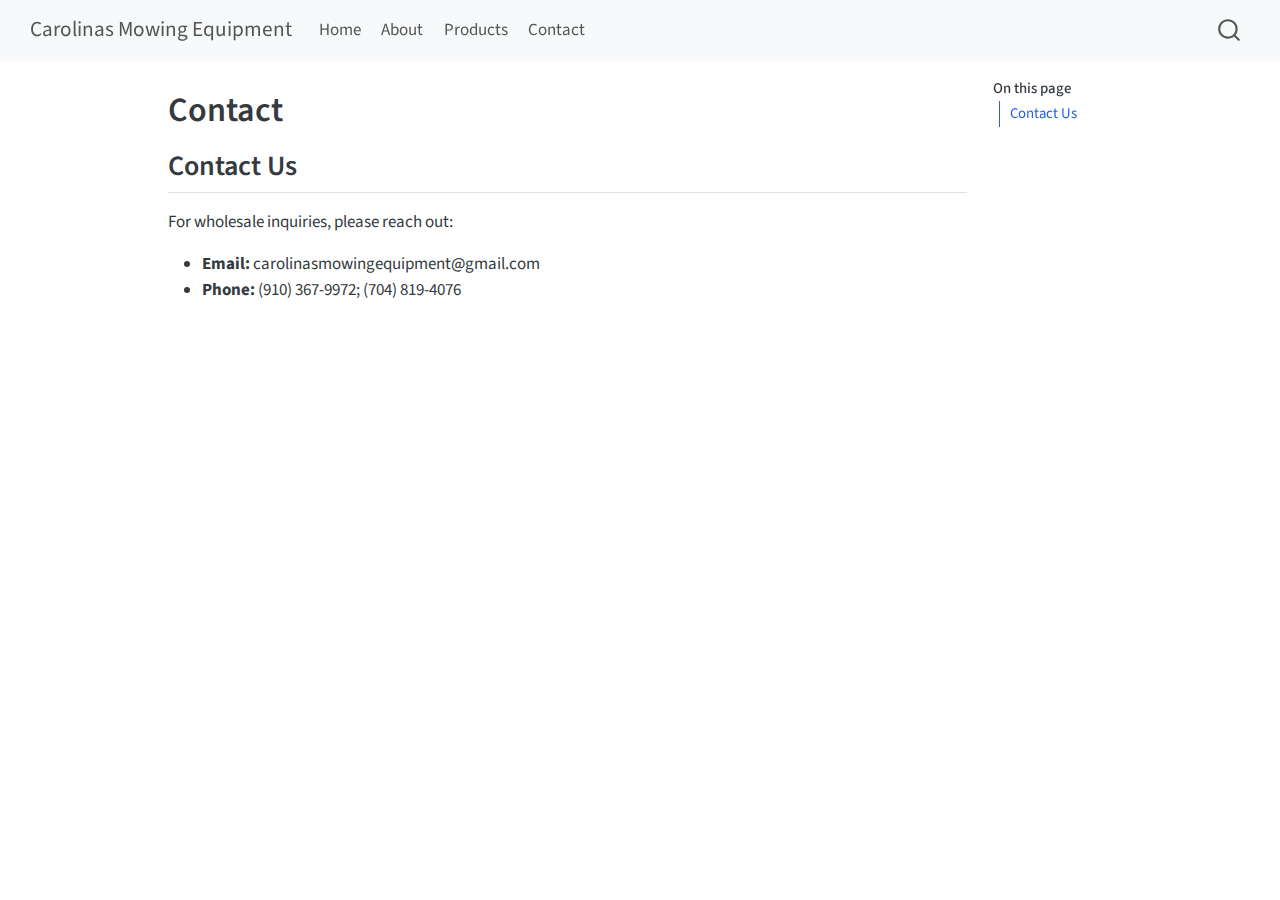
<file: Contact.html>
<!DOCTYPE html>
<html xmlns="http://www.w3.org/1999/xhtml" lang="en" xml:lang="en"><head>

<meta charset="utf-8">
<meta name="generator" content="quarto-1.8.26">

<meta name="viewport" content="width=device-width, initial-scale=1.0, user-scalable=yes">


<title>Contact – Carolinas Mowing Equipment</title>
<style>
code{white-space: pre-wrap;}
span.smallcaps{font-variant: small-caps;}
div.columns{display: flex; gap: min(4vw, 1.5em);}
div.column{flex: auto; overflow-x: auto;}
div.hanging-indent{margin-left: 1.5em; text-indent: -1.5em;}
ul.task-list{list-style: none;}
ul.task-list li input[type="checkbox"] {
  width: 0.8em;
  margin: 0 0.8em 0.2em -1em; /* quarto-specific, see https://github.com/quarto-dev/quarto-cli/issues/4556 */ 
  vertical-align: middle;
}
</style>


<script src="site_libs/quarto-nav/quarto-nav.js"></script>
<script src="site_libs/quarto-nav/headroom.min.js"></script>
<script src="site_libs/clipboard/clipboard.min.js"></script>
<script src="site_libs/quarto-search/autocomplete.umd.js"></script>
<script src="site_libs/quarto-search/fuse.min.js"></script>
<script src="site_libs/quarto-search/quarto-search.js"></script>
<meta name="quarto:offset" content="./">
<script src="site_libs/quarto-html/quarto.js" type="module"></script>
<script src="site_libs/quarto-html/tabsets/tabsets.js" type="module"></script>
<script src="site_libs/quarto-html/axe/axe-check.js" type="module"></script>
<script src="site_libs/quarto-html/popper.min.js"></script>
<script src="site_libs/quarto-html/tippy.umd.min.js"></script>
<script src="site_libs/quarto-html/anchor.min.js"></script>
<link href="site_libs/quarto-html/tippy.css" rel="stylesheet">
<link href="site_libs/quarto-html/quarto-syntax-highlighting-587c61ba64f3a5504c4d52d930310e48.css" rel="stylesheet" id="quarto-text-highlighting-styles">
<script src="site_libs/bootstrap/bootstrap.min.js"></script>
<link href="site_libs/bootstrap/bootstrap-icons.css" rel="stylesheet">
<link href="site_libs/bootstrap/bootstrap-e31584831b205ffbb2d98406f31c2a5b.min.css" rel="stylesheet" append-hash="true" id="quarto-bootstrap" data-mode="light">
<script id="quarto-search-options" type="application/json">{
  "location": "navbar",
  "copy-button": false,
  "collapse-after": 3,
  "panel-placement": "end",
  "type": "overlay",
  "limit": 50,
  "keyboard-shortcut": [
    "f",
    "/",
    "s"
  ],
  "show-item-context": false,
  "language": {
    "search-no-results-text": "No results",
    "search-matching-documents-text": "matching documents",
    "search-copy-link-title": "Copy link to search",
    "search-hide-matches-text": "Hide additional matches",
    "search-more-match-text": "more match in this document",
    "search-more-matches-text": "more matches in this document",
    "search-clear-button-title": "Clear",
    "search-text-placeholder": "",
    "search-detached-cancel-button-title": "Cancel",
    "search-submit-button-title": "Submit",
    "search-label": "Search"
  }
}</script>


</head>

<body class="nav-fixed quarto-light">

<div id="quarto-search-results"></div>
  <header id="quarto-header" class="headroom fixed-top">
    <nav class="navbar navbar-expand-lg " data-bs-theme="dark">
      <div class="navbar-container container-fluid">
      <div class="navbar-brand-container mx-auto">
    <a class="navbar-brand" href="./index.html">
    <span class="navbar-title">Carolinas Mowing Equipment</span>
    </a>
  </div>
            <div id="quarto-search" class="" title="Search"></div>
          <button class="navbar-toggler" type="button" data-bs-toggle="collapse" data-bs-target="#navbarCollapse" aria-controls="navbarCollapse" role="menu" aria-expanded="false" aria-label="Toggle navigation" onclick="if (window.quartoToggleHeadroom) { window.quartoToggleHeadroom(); }">
  <span class="navbar-toggler-icon"></span>
</button>
          <div class="collapse navbar-collapse" id="navbarCollapse">
            <ul class="navbar-nav navbar-nav-scroll me-auto">
  <li class="nav-item">
    <a class="nav-link" href="./index.html"> 
<span class="menu-text">Home</span></a>
  </li>  
  <li class="nav-item">
    <a class="nav-link" href="./about.html"> 
<span class="menu-text">About</span></a>
  </li>  
  <li class="nav-item">
    <a class="nav-link" href="./products.qmd"> 
<span class="menu-text">Products</span></a>
  </li>  
  <li class="nav-item">
    <a class="nav-link" href="./contact.qmd"> 
<span class="menu-text">Contact</span></a>
  </li>  
</ul>
          </div> <!-- /navcollapse -->
            <div class="quarto-navbar-tools">
</div>
      </div> <!-- /container-fluid -->
    </nav>
</header>
<!-- content -->
<div id="quarto-content" class="quarto-container page-columns page-rows-contents page-layout-article page-navbar">
<!-- sidebar -->
<!-- margin-sidebar -->
    <div id="quarto-margin-sidebar" class="sidebar margin-sidebar">
        <nav id="TOC" role="doc-toc" class="toc-active">
    <h2 id="toc-title">On this page</h2>
   
  <ul>
  <li><a href="#contact-us" id="toc-contact-us" class="nav-link active" data-scroll-target="#contact-us">Contact Us</a></li>
  </ul>
</nav>
    </div>
<!-- main -->
<main class="content" id="quarto-document-content">

<header id="title-block-header" class="quarto-title-block default">
<div class="quarto-title">
<h1 class="title">Contact</h1>
</div>



<div class="quarto-title-meta">

    
  
    
  </div>
  


</header>


<section id="contact-us" class="level2">
<h2 class="anchored" data-anchor-id="contact-us">Contact Us</h2>
<p>For wholesale inquiries, please reach out:</p>
<ul>
<li><strong>Email:</strong> carolinasmowingequipment@gmail.com</li>
<li><strong>Phone:</strong> (910) 367-9972; (704) 819-4076</li>
</ul>


</section>

</main> <!-- /main -->
<script id="quarto-html-after-body" type="application/javascript">
  window.document.addEventListener("DOMContentLoaded", function (event) {
    const icon = "";
    const anchorJS = new window.AnchorJS();
    anchorJS.options = {
      placement: 'right',
      icon: icon
    };
    anchorJS.add('.anchored');
    const isCodeAnnotation = (el) => {
      for (const clz of el.classList) {
        if (clz.startsWith('code-annotation-')) {                     
          return true;
        }
      }
      return false;
    }
    const onCopySuccess = function(e) {
      // button target
      const button = e.trigger;
      // don't keep focus
      button.blur();
      // flash "checked"
      button.classList.add('code-copy-button-checked');
      var currentTitle = button.getAttribute("title");
      button.setAttribute("title", "Copied!");
      let tooltip;
      if (window.bootstrap) {
        button.setAttribute("data-bs-toggle", "tooltip");
        button.setAttribute("data-bs-placement", "left");
        button.setAttribute("data-bs-title", "Copied!");
        tooltip = new bootstrap.Tooltip(button, 
          { trigger: "manual", 
            customClass: "code-copy-button-tooltip",
            offset: [0, -8]});
        tooltip.show();    
      }
      setTimeout(function() {
        if (tooltip) {
          tooltip.hide();
          button.removeAttribute("data-bs-title");
          button.removeAttribute("data-bs-toggle");
          button.removeAttribute("data-bs-placement");
        }
        button.setAttribute("title", currentTitle);
        button.classList.remove('code-copy-button-checked');
      }, 1000);
      // clear code selection
      e.clearSelection();
    }
    const getTextToCopy = function(trigger) {
      const outerScaffold = trigger.parentElement.cloneNode(true);
      const codeEl = outerScaffold.querySelector('code');
      for (const childEl of codeEl.children) {
        if (isCodeAnnotation(childEl)) {
          childEl.remove();
        }
      }
      return codeEl.innerText;
    }
    const clipboard = new window.ClipboardJS('.code-copy-button:not([data-in-quarto-modal])', {
      text: getTextToCopy
    });
    clipboard.on('success', onCopySuccess);
    if (window.document.getElementById('quarto-embedded-source-code-modal')) {
      const clipboardModal = new window.ClipboardJS('.code-copy-button[data-in-quarto-modal]', {
        text: getTextToCopy,
        container: window.document.getElementById('quarto-embedded-source-code-modal')
      });
      clipboardModal.on('success', onCopySuccess);
    }
      var localhostRegex = new RegExp(/^(?:http|https):\/\/localhost\:?[0-9]*\//);
      var mailtoRegex = new RegExp(/^mailto:/);
        var filterRegex = new RegExp("https:\/\/majordeng2023\.github\.io\/CMEwebsite\/");
      var isInternal = (href) => {
          return filterRegex.test(href) || localhostRegex.test(href) || mailtoRegex.test(href);
      }
      // Inspect non-navigation links and adorn them if external
     var links = window.document.querySelectorAll('a[href]:not(.nav-link):not(.navbar-brand):not(.toc-action):not(.sidebar-link):not(.sidebar-item-toggle):not(.pagination-link):not(.no-external):not([aria-hidden]):not(.dropdown-item):not(.quarto-navigation-tool):not(.about-link)');
      for (var i=0; i<links.length; i++) {
        const link = links[i];
        if (!isInternal(link.href)) {
          // undo the damage that might have been done by quarto-nav.js in the case of
          // links that we want to consider external
          if (link.dataset.originalHref !== undefined) {
            link.href = link.dataset.originalHref;
          }
        }
      }
    function tippyHover(el, contentFn, onTriggerFn, onUntriggerFn) {
      const config = {
        allowHTML: true,
        maxWidth: 500,
        delay: 100,
        arrow: false,
        appendTo: function(el) {
            return el.parentElement;
        },
        interactive: true,
        interactiveBorder: 10,
        theme: 'quarto',
        placement: 'bottom-start',
      };
      if (contentFn) {
        config.content = contentFn;
      }
      if (onTriggerFn) {
        config.onTrigger = onTriggerFn;
      }
      if (onUntriggerFn) {
        config.onUntrigger = onUntriggerFn;
      }
      window.tippy(el, config); 
    }
    const noterefs = window.document.querySelectorAll('a[role="doc-noteref"]');
    for (var i=0; i<noterefs.length; i++) {
      const ref = noterefs[i];
      tippyHover(ref, function() {
        // use id or data attribute instead here
        let href = ref.getAttribute('data-footnote-href') || ref.getAttribute('href');
        try { href = new URL(href).hash; } catch {}
        const id = href.replace(/^#\/?/, "");
        const note = window.document.getElementById(id);
        if (note) {
          return note.innerHTML;
        } else {
          return "";
        }
      });
    }
    const xrefs = window.document.querySelectorAll('a.quarto-xref');
    const processXRef = (id, note) => {
      // Strip column container classes
      const stripColumnClz = (el) => {
        el.classList.remove("page-full", "page-columns");
        if (el.children) {
          for (const child of el.children) {
            stripColumnClz(child);
          }
        }
      }
      stripColumnClz(note)
      if (id === null || id.startsWith('sec-')) {
        // Special case sections, only their first couple elements
        const container = document.createElement("div");
        if (note.children && note.children.length > 2) {
          container.appendChild(note.children[0].cloneNode(true));
          for (let i = 1; i < note.children.length; i++) {
            const child = note.children[i];
            if (child.tagName === "P" && child.innerText === "") {
              continue;
            } else {
              container.appendChild(child.cloneNode(true));
              break;
            }
          }
          if (window.Quarto?.typesetMath) {
            window.Quarto.typesetMath(container);
          }
          return container.innerHTML
        } else {
          if (window.Quarto?.typesetMath) {
            window.Quarto.typesetMath(note);
          }
          return note.innerHTML;
        }
      } else {
        // Remove any anchor links if they are present
        const anchorLink = note.querySelector('a.anchorjs-link');
        if (anchorLink) {
          anchorLink.remove();
        }
        if (window.Quarto?.typesetMath) {
          window.Quarto.typesetMath(note);
        }
        if (note.classList.contains("callout")) {
          return note.outerHTML;
        } else {
          return note.innerHTML;
        }
      }
    }
    for (var i=0; i<xrefs.length; i++) {
      const xref = xrefs[i];
      tippyHover(xref, undefined, function(instance) {
        instance.disable();
        let url = xref.getAttribute('href');
        let hash = undefined; 
        if (url.startsWith('#')) {
          hash = url;
        } else {
          try { hash = new URL(url).hash; } catch {}
        }
        if (hash) {
          const id = hash.replace(/^#\/?/, "");
          const note = window.document.getElementById(id);
          if (note !== null) {
            try {
              const html = processXRef(id, note.cloneNode(true));
              instance.setContent(html);
            } finally {
              instance.enable();
              instance.show();
            }
          } else {
            // See if we can fetch this
            fetch(url.split('#')[0])
            .then(res => res.text())
            .then(html => {
              const parser = new DOMParser();
              const htmlDoc = parser.parseFromString(html, "text/html");
              const note = htmlDoc.getElementById(id);
              if (note !== null) {
                const html = processXRef(id, note);
                instance.setContent(html);
              } 
            }).finally(() => {
              instance.enable();
              instance.show();
            });
          }
        } else {
          // See if we can fetch a full url (with no hash to target)
          // This is a special case and we should probably do some content thinning / targeting
          fetch(url)
          .then(res => res.text())
          .then(html => {
            const parser = new DOMParser();
            const htmlDoc = parser.parseFromString(html, "text/html");
            const note = htmlDoc.querySelector('main.content');
            if (note !== null) {
              // This should only happen for chapter cross references
              // (since there is no id in the URL)
              // remove the first header
              if (note.children.length > 0 && note.children[0].tagName === "HEADER") {
                note.children[0].remove();
              }
              const html = processXRef(null, note);
              instance.setContent(html);
            } 
          }).finally(() => {
            instance.enable();
            instance.show();
          });
        }
      }, function(instance) {
      });
    }
        let selectedAnnoteEl;
        const selectorForAnnotation = ( cell, annotation) => {
          let cellAttr = 'data-code-cell="' + cell + '"';
          let lineAttr = 'data-code-annotation="' +  annotation + '"';
          const selector = 'span[' + cellAttr + '][' + lineAttr + ']';
          return selector;
        }
        const selectCodeLines = (annoteEl) => {
          const doc = window.document;
          const targetCell = annoteEl.getAttribute("data-target-cell");
          const targetAnnotation = annoteEl.getAttribute("data-target-annotation");
          const annoteSpan = window.document.querySelector(selectorForAnnotation(targetCell, targetAnnotation));
          const lines = annoteSpan.getAttribute("data-code-lines").split(",");
          const lineIds = lines.map((line) => {
            return targetCell + "-" + line;
          })
          let top = null;
          let height = null;
          let parent = null;
          if (lineIds.length > 0) {
              //compute the position of the single el (top and bottom and make a div)
              const el = window.document.getElementById(lineIds[0]);
              top = el.offsetTop;
              height = el.offsetHeight;
              parent = el.parentElement.parentElement;
            if (lineIds.length > 1) {
              const lastEl = window.document.getElementById(lineIds[lineIds.length - 1]);
              const bottom = lastEl.offsetTop + lastEl.offsetHeight;
              height = bottom - top;
            }
            if (top !== null && height !== null && parent !== null) {
              // cook up a div (if necessary) and position it 
              let div = window.document.getElementById("code-annotation-line-highlight");
              if (div === null) {
                div = window.document.createElement("div");
                div.setAttribute("id", "code-annotation-line-highlight");
                div.style.position = 'absolute';
                parent.appendChild(div);
              }
              div.style.top = top - 2 + "px";
              div.style.height = height + 4 + "px";
              div.style.left = 0;
              let gutterDiv = window.document.getElementById("code-annotation-line-highlight-gutter");
              if (gutterDiv === null) {
                gutterDiv = window.document.createElement("div");
                gutterDiv.setAttribute("id", "code-annotation-line-highlight-gutter");
                gutterDiv.style.position = 'absolute';
                const codeCell = window.document.getElementById(targetCell);
                const gutter = codeCell.querySelector('.code-annotation-gutter');
                gutter.appendChild(gutterDiv);
              }
              gutterDiv.style.top = top - 2 + "px";
              gutterDiv.style.height = height + 4 + "px";
            }
            selectedAnnoteEl = annoteEl;
          }
        };
        const unselectCodeLines = () => {
          const elementsIds = ["code-annotation-line-highlight", "code-annotation-line-highlight-gutter"];
          elementsIds.forEach((elId) => {
            const div = window.document.getElementById(elId);
            if (div) {
              div.remove();
            }
          });
          selectedAnnoteEl = undefined;
        };
          // Handle positioning of the toggle
      window.addEventListener(
        "resize",
        throttle(() => {
          elRect = undefined;
          if (selectedAnnoteEl) {
            selectCodeLines(selectedAnnoteEl);
          }
        }, 10)
      );
      function throttle(fn, ms) {
      let throttle = false;
      let timer;
        return (...args) => {
          if(!throttle) { // first call gets through
              fn.apply(this, args);
              throttle = true;
          } else { // all the others get throttled
              if(timer) clearTimeout(timer); // cancel #2
              timer = setTimeout(() => {
                fn.apply(this, args);
                timer = throttle = false;
              }, ms);
          }
        };
      }
        // Attach click handler to the DT
        const annoteDls = window.document.querySelectorAll('dt[data-target-cell]');
        for (const annoteDlNode of annoteDls) {
          annoteDlNode.addEventListener('click', (event) => {
            const clickedEl = event.target;
            if (clickedEl !== selectedAnnoteEl) {
              unselectCodeLines();
              const activeEl = window.document.querySelector('dt[data-target-cell].code-annotation-active');
              if (activeEl) {
                activeEl.classList.remove('code-annotation-active');
              }
              selectCodeLines(clickedEl);
              clickedEl.classList.add('code-annotation-active');
            } else {
              // Unselect the line
              unselectCodeLines();
              clickedEl.classList.remove('code-annotation-active');
            }
          });
        }
    const findCites = (el) => {
      const parentEl = el.parentElement;
      if (parentEl) {
        const cites = parentEl.dataset.cites;
        if (cites) {
          return {
            el,
            cites: cites.split(' ')
          };
        } else {
          return findCites(el.parentElement)
        }
      } else {
        return undefined;
      }
    };
    var bibliorefs = window.document.querySelectorAll('a[role="doc-biblioref"]');
    for (var i=0; i<bibliorefs.length; i++) {
      const ref = bibliorefs[i];
      const citeInfo = findCites(ref);
      if (citeInfo) {
        tippyHover(citeInfo.el, function() {
          var popup = window.document.createElement('div');
          citeInfo.cites.forEach(function(cite) {
            var citeDiv = window.document.createElement('div');
            citeDiv.classList.add('hanging-indent');
            citeDiv.classList.add('csl-entry');
            var biblioDiv = window.document.getElementById('ref-' + cite);
            if (biblioDiv) {
              citeDiv.innerHTML = biblioDiv.innerHTML;
            }
            popup.appendChild(citeDiv);
          });
          return popup.innerHTML;
        });
      }
    }
  });
  </script>
</div> <!-- /content -->




</body></html>
</file>
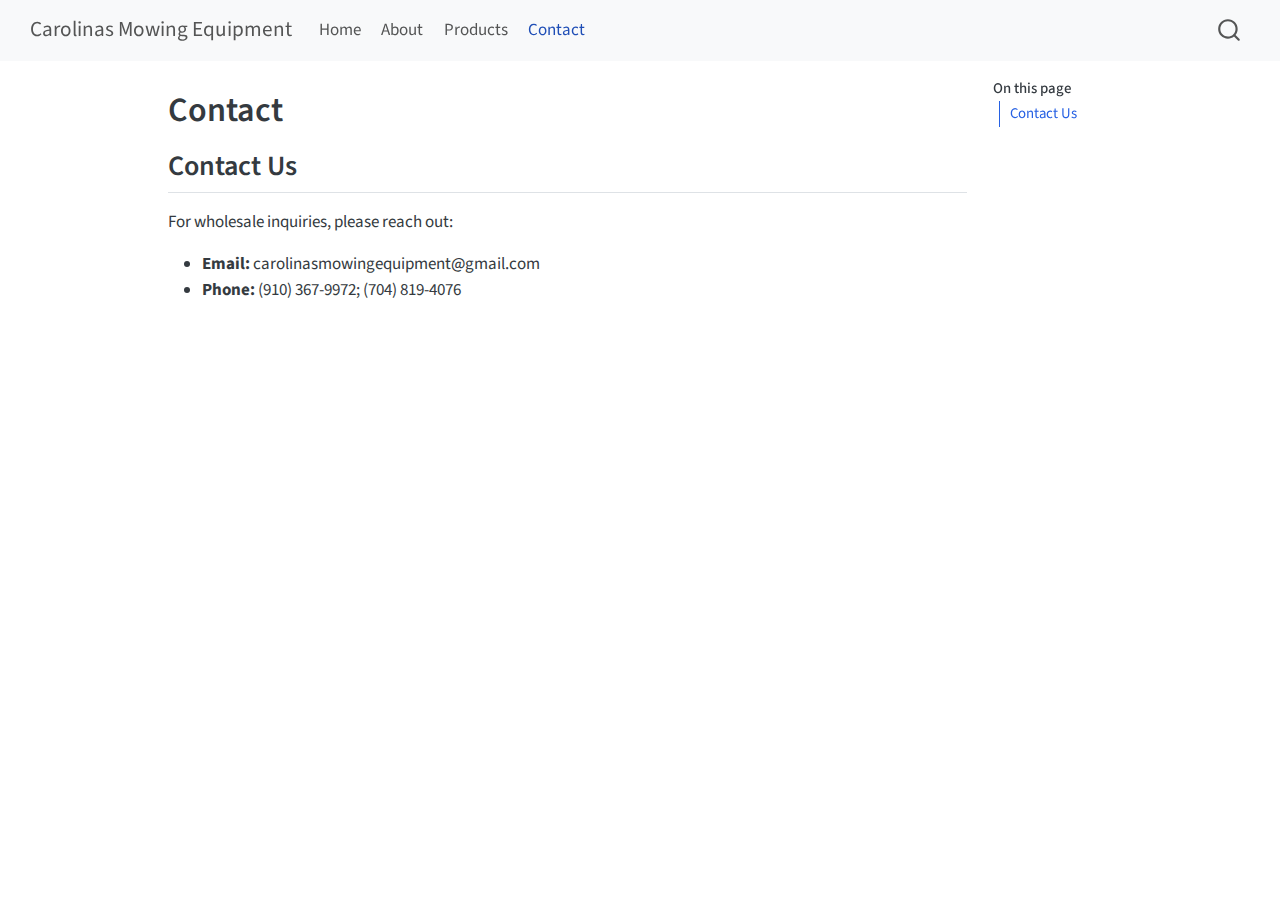
<file: contact.html>
<!DOCTYPE html>
<html xmlns="http://www.w3.org/1999/xhtml" lang="en" xml:lang="en"><head>

<meta charset="utf-8">
<meta name="generator" content="quarto-1.8.26">

<meta name="viewport" content="width=device-width, initial-scale=1.0, user-scalable=yes">


<title>Contact – Carolinas Mowing Equipment</title>
<style>
code{white-space: pre-wrap;}
span.smallcaps{font-variant: small-caps;}
div.columns{display: flex; gap: min(4vw, 1.5em);}
div.column{flex: auto; overflow-x: auto;}
div.hanging-indent{margin-left: 1.5em; text-indent: -1.5em;}
ul.task-list{list-style: none;}
ul.task-list li input[type="checkbox"] {
  width: 0.8em;
  margin: 0 0.8em 0.2em -1em; /* quarto-specific, see https://github.com/quarto-dev/quarto-cli/issues/4556 */ 
  vertical-align: middle;
}
</style>


<script src="site_libs/quarto-nav/quarto-nav.js"></script>
<script src="site_libs/quarto-nav/headroom.min.js"></script>
<script src="site_libs/clipboard/clipboard.min.js"></script>
<script src="site_libs/quarto-search/autocomplete.umd.js"></script>
<script src="site_libs/quarto-search/fuse.min.js"></script>
<script src="site_libs/quarto-search/quarto-search.js"></script>
<meta name="quarto:offset" content="./">
<script src="site_libs/quarto-html/quarto.js" type="module"></script>
<script src="site_libs/quarto-html/tabsets/tabsets.js" type="module"></script>
<script src="site_libs/quarto-html/axe/axe-check.js" type="module"></script>
<script src="site_libs/quarto-html/popper.min.js"></script>
<script src="site_libs/quarto-html/tippy.umd.min.js"></script>
<script src="site_libs/quarto-html/anchor.min.js"></script>
<link href="site_libs/quarto-html/tippy.css" rel="stylesheet">
<link href="site_libs/quarto-html/quarto-syntax-highlighting-587c61ba64f3a5504c4d52d930310e48.css" rel="stylesheet" id="quarto-text-highlighting-styles">
<script src="site_libs/bootstrap/bootstrap.min.js"></script>
<link href="site_libs/bootstrap/bootstrap-icons.css" rel="stylesheet">
<link href="site_libs/bootstrap/bootstrap-e31584831b205ffbb2d98406f31c2a5b.min.css" rel="stylesheet" append-hash="true" id="quarto-bootstrap" data-mode="light">
<script id="quarto-search-options" type="application/json">{
  "location": "navbar",
  "copy-button": false,
  "collapse-after": 3,
  "panel-placement": "end",
  "type": "overlay",
  "limit": 50,
  "keyboard-shortcut": [
    "f",
    "/",
    "s"
  ],
  "show-item-context": false,
  "language": {
    "search-no-results-text": "No results",
    "search-matching-documents-text": "matching documents",
    "search-copy-link-title": "Copy link to search",
    "search-hide-matches-text": "Hide additional matches",
    "search-more-match-text": "more match in this document",
    "search-more-matches-text": "more matches in this document",
    "search-clear-button-title": "Clear",
    "search-text-placeholder": "",
    "search-detached-cancel-button-title": "Cancel",
    "search-submit-button-title": "Submit",
    "search-label": "Search"
  }
}</script>


</head>

<body class="nav-fixed quarto-light">

<div id="quarto-search-results"></div>
  <header id="quarto-header" class="headroom fixed-top">
    <nav class="navbar navbar-expand-lg " data-bs-theme="dark">
      <div class="navbar-container container-fluid">
      <div class="navbar-brand-container mx-auto">
    <a class="navbar-brand" href="./index.html">
    <span class="navbar-title">Carolinas Mowing Equipment</span>
    </a>
  </div>
            <div id="quarto-search" class="" title="Search"></div>
          <button class="navbar-toggler" type="button" data-bs-toggle="collapse" data-bs-target="#navbarCollapse" aria-controls="navbarCollapse" role="menu" aria-expanded="false" aria-label="Toggle navigation" onclick="if (window.quartoToggleHeadroom) { window.quartoToggleHeadroom(); }">
  <span class="navbar-toggler-icon"></span>
</button>
          <div class="collapse navbar-collapse" id="navbarCollapse">
            <ul class="navbar-nav navbar-nav-scroll me-auto">
  <li class="nav-item">
    <a class="nav-link" href="./index.html"> 
<span class="menu-text">Home</span></a>
  </li>  
  <li class="nav-item">
    <a class="nav-link" href="./about.html"> 
<span class="menu-text">About</span></a>
  </li>  
  <li class="nav-item">
    <a class="nav-link" href="./products.html"> 
<span class="menu-text">Products</span></a>
  </li>  
  <li class="nav-item">
    <a class="nav-link active" href="./contact.html" aria-current="page"> 
<span class="menu-text">Contact</span></a>
  </li>  
</ul>
          </div> <!-- /navcollapse -->
            <div class="quarto-navbar-tools">
</div>
      </div> <!-- /container-fluid -->
    </nav>
</header>
<!-- content -->
<div id="quarto-content" class="quarto-container page-columns page-rows-contents page-layout-article page-navbar">
<!-- sidebar -->
<!-- margin-sidebar -->
    <div id="quarto-margin-sidebar" class="sidebar margin-sidebar">
        <nav id="TOC" role="doc-toc" class="toc-active">
    <h2 id="toc-title">On this page</h2>
   
  <ul>
  <li><a href="#contact-us" id="toc-contact-us" class="nav-link active" data-scroll-target="#contact-us">Contact Us</a></li>
  </ul>
</nav>
    </div>
<!-- main -->
<main class="content" id="quarto-document-content">

<header id="title-block-header" class="quarto-title-block default">
<div class="quarto-title">
<h1 class="title">Contact</h1>
</div>



<div class="quarto-title-meta">

    
  
    
  </div>
  


</header>


<section id="contact-us" class="level2">
<h2 class="anchored" data-anchor-id="contact-us">Contact Us</h2>
<p>For wholesale inquiries, please reach out:</p>
<ul>
<li><strong>Email:</strong> carolinasmowingequipment@gmail.com</li>
<li><strong>Phone:</strong> (910) 367-9972; (704) 819-4076</li>
</ul>


</section>

</main> <!-- /main -->
<script id="quarto-html-after-body" type="application/javascript">
  window.document.addEventListener("DOMContentLoaded", function (event) {
    const icon = "";
    const anchorJS = new window.AnchorJS();
    anchorJS.options = {
      placement: 'right',
      icon: icon
    };
    anchorJS.add('.anchored');
    const isCodeAnnotation = (el) => {
      for (const clz of el.classList) {
        if (clz.startsWith('code-annotation-')) {                     
          return true;
        }
      }
      return false;
    }
    const onCopySuccess = function(e) {
      // button target
      const button = e.trigger;
      // don't keep focus
      button.blur();
      // flash "checked"
      button.classList.add('code-copy-button-checked');
      var currentTitle = button.getAttribute("title");
      button.setAttribute("title", "Copied!");
      let tooltip;
      if (window.bootstrap) {
        button.setAttribute("data-bs-toggle", "tooltip");
        button.setAttribute("data-bs-placement", "left");
        button.setAttribute("data-bs-title", "Copied!");
        tooltip = new bootstrap.Tooltip(button, 
          { trigger: "manual", 
            customClass: "code-copy-button-tooltip",
            offset: [0, -8]});
        tooltip.show();    
      }
      setTimeout(function() {
        if (tooltip) {
          tooltip.hide();
          button.removeAttribute("data-bs-title");
          button.removeAttribute("data-bs-toggle");
          button.removeAttribute("data-bs-placement");
        }
        button.setAttribute("title", currentTitle);
        button.classList.remove('code-copy-button-checked');
      }, 1000);
      // clear code selection
      e.clearSelection();
    }
    const getTextToCopy = function(trigger) {
      const outerScaffold = trigger.parentElement.cloneNode(true);
      const codeEl = outerScaffold.querySelector('code');
      for (const childEl of codeEl.children) {
        if (isCodeAnnotation(childEl)) {
          childEl.remove();
        }
      }
      return codeEl.innerText;
    }
    const clipboard = new window.ClipboardJS('.code-copy-button:not([data-in-quarto-modal])', {
      text: getTextToCopy
    });
    clipboard.on('success', onCopySuccess);
    if (window.document.getElementById('quarto-embedded-source-code-modal')) {
      const clipboardModal = new window.ClipboardJS('.code-copy-button[data-in-quarto-modal]', {
        text: getTextToCopy,
        container: window.document.getElementById('quarto-embedded-source-code-modal')
      });
      clipboardModal.on('success', onCopySuccess);
    }
      var localhostRegex = new RegExp(/^(?:http|https):\/\/localhost\:?[0-9]*\//);
      var mailtoRegex = new RegExp(/^mailto:/);
        var filterRegex = new RegExp("https:\/\/majordeng2023\.github\.io\/CMEwebsite\/");
      var isInternal = (href) => {
          return filterRegex.test(href) || localhostRegex.test(href) || mailtoRegex.test(href);
      }
      // Inspect non-navigation links and adorn them if external
     var links = window.document.querySelectorAll('a[href]:not(.nav-link):not(.navbar-brand):not(.toc-action):not(.sidebar-link):not(.sidebar-item-toggle):not(.pagination-link):not(.no-external):not([aria-hidden]):not(.dropdown-item):not(.quarto-navigation-tool):not(.about-link)');
      for (var i=0; i<links.length; i++) {
        const link = links[i];
        if (!isInternal(link.href)) {
          // undo the damage that might have been done by quarto-nav.js in the case of
          // links that we want to consider external
          if (link.dataset.originalHref !== undefined) {
            link.href = link.dataset.originalHref;
          }
        }
      }
    function tippyHover(el, contentFn, onTriggerFn, onUntriggerFn) {
      const config = {
        allowHTML: true,
        maxWidth: 500,
        delay: 100,
        arrow: false,
        appendTo: function(el) {
            return el.parentElement;
        },
        interactive: true,
        interactiveBorder: 10,
        theme: 'quarto',
        placement: 'bottom-start',
      };
      if (contentFn) {
        config.content = contentFn;
      }
      if (onTriggerFn) {
        config.onTrigger = onTriggerFn;
      }
      if (onUntriggerFn) {
        config.onUntrigger = onUntriggerFn;
      }
      window.tippy(el, config); 
    }
    const noterefs = window.document.querySelectorAll('a[role="doc-noteref"]');
    for (var i=0; i<noterefs.length; i++) {
      const ref = noterefs[i];
      tippyHover(ref, function() {
        // use id or data attribute instead here
        let href = ref.getAttribute('data-footnote-href') || ref.getAttribute('href');
        try { href = new URL(href).hash; } catch {}
        const id = href.replace(/^#\/?/, "");
        const note = window.document.getElementById(id);
        if (note) {
          return note.innerHTML;
        } else {
          return "";
        }
      });
    }
    const xrefs = window.document.querySelectorAll('a.quarto-xref');
    const processXRef = (id, note) => {
      // Strip column container classes
      const stripColumnClz = (el) => {
        el.classList.remove("page-full", "page-columns");
        if (el.children) {
          for (const child of el.children) {
            stripColumnClz(child);
          }
        }
      }
      stripColumnClz(note)
      if (id === null || id.startsWith('sec-')) {
        // Special case sections, only their first couple elements
        const container = document.createElement("div");
        if (note.children && note.children.length > 2) {
          container.appendChild(note.children[0].cloneNode(true));
          for (let i = 1; i < note.children.length; i++) {
            const child = note.children[i];
            if (child.tagName === "P" && child.innerText === "") {
              continue;
            } else {
              container.appendChild(child.cloneNode(true));
              break;
            }
          }
          if (window.Quarto?.typesetMath) {
            window.Quarto.typesetMath(container);
          }
          return container.innerHTML
        } else {
          if (window.Quarto?.typesetMath) {
            window.Quarto.typesetMath(note);
          }
          return note.innerHTML;
        }
      } else {
        // Remove any anchor links if they are present
        const anchorLink = note.querySelector('a.anchorjs-link');
        if (anchorLink) {
          anchorLink.remove();
        }
        if (window.Quarto?.typesetMath) {
          window.Quarto.typesetMath(note);
        }
        if (note.classList.contains("callout")) {
          return note.outerHTML;
        } else {
          return note.innerHTML;
        }
      }
    }
    for (var i=0; i<xrefs.length; i++) {
      const xref = xrefs[i];
      tippyHover(xref, undefined, function(instance) {
        instance.disable();
        let url = xref.getAttribute('href');
        let hash = undefined; 
        if (url.startsWith('#')) {
          hash = url;
        } else {
          try { hash = new URL(url).hash; } catch {}
        }
        if (hash) {
          const id = hash.replace(/^#\/?/, "");
          const note = window.document.getElementById(id);
          if (note !== null) {
            try {
              const html = processXRef(id, note.cloneNode(true));
              instance.setContent(html);
            } finally {
              instance.enable();
              instance.show();
            }
          } else {
            // See if we can fetch this
            fetch(url.split('#')[0])
            .then(res => res.text())
            .then(html => {
              const parser = new DOMParser();
              const htmlDoc = parser.parseFromString(html, "text/html");
              const note = htmlDoc.getElementById(id);
              if (note !== null) {
                const html = processXRef(id, note);
                instance.setContent(html);
              } 
            }).finally(() => {
              instance.enable();
              instance.show();
            });
          }
        } else {
          // See if we can fetch a full url (with no hash to target)
          // This is a special case and we should probably do some content thinning / targeting
          fetch(url)
          .then(res => res.text())
          .then(html => {
            const parser = new DOMParser();
            const htmlDoc = parser.parseFromString(html, "text/html");
            const note = htmlDoc.querySelector('main.content');
            if (note !== null) {
              // This should only happen for chapter cross references
              // (since there is no id in the URL)
              // remove the first header
              if (note.children.length > 0 && note.children[0].tagName === "HEADER") {
                note.children[0].remove();
              }
              const html = processXRef(null, note);
              instance.setContent(html);
            } 
          }).finally(() => {
            instance.enable();
            instance.show();
          });
        }
      }, function(instance) {
      });
    }
        let selectedAnnoteEl;
        const selectorForAnnotation = ( cell, annotation) => {
          let cellAttr = 'data-code-cell="' + cell + '"';
          let lineAttr = 'data-code-annotation="' +  annotation + '"';
          const selector = 'span[' + cellAttr + '][' + lineAttr + ']';
          return selector;
        }
        const selectCodeLines = (annoteEl) => {
          const doc = window.document;
          const targetCell = annoteEl.getAttribute("data-target-cell");
          const targetAnnotation = annoteEl.getAttribute("data-target-annotation");
          const annoteSpan = window.document.querySelector(selectorForAnnotation(targetCell, targetAnnotation));
          const lines = annoteSpan.getAttribute("data-code-lines").split(",");
          const lineIds = lines.map((line) => {
            return targetCell + "-" + line;
          })
          let top = null;
          let height = null;
          let parent = null;
          if (lineIds.length > 0) {
              //compute the position of the single el (top and bottom and make a div)
              const el = window.document.getElementById(lineIds[0]);
              top = el.offsetTop;
              height = el.offsetHeight;
              parent = el.parentElement.parentElement;
            if (lineIds.length > 1) {
              const lastEl = window.document.getElementById(lineIds[lineIds.length - 1]);
              const bottom = lastEl.offsetTop + lastEl.offsetHeight;
              height = bottom - top;
            }
            if (top !== null && height !== null && parent !== null) {
              // cook up a div (if necessary) and position it 
              let div = window.document.getElementById("code-annotation-line-highlight");
              if (div === null) {
                div = window.document.createElement("div");
                div.setAttribute("id", "code-annotation-line-highlight");
                div.style.position = 'absolute';
                parent.appendChild(div);
              }
              div.style.top = top - 2 + "px";
              div.style.height = height + 4 + "px";
              div.style.left = 0;
              let gutterDiv = window.document.getElementById("code-annotation-line-highlight-gutter");
              if (gutterDiv === null) {
                gutterDiv = window.document.createElement("div");
                gutterDiv.setAttribute("id", "code-annotation-line-highlight-gutter");
                gutterDiv.style.position = 'absolute';
                const codeCell = window.document.getElementById(targetCell);
                const gutter = codeCell.querySelector('.code-annotation-gutter');
                gutter.appendChild(gutterDiv);
              }
              gutterDiv.style.top = top - 2 + "px";
              gutterDiv.style.height = height + 4 + "px";
            }
            selectedAnnoteEl = annoteEl;
          }
        };
        const unselectCodeLines = () => {
          const elementsIds = ["code-annotation-line-highlight", "code-annotation-line-highlight-gutter"];
          elementsIds.forEach((elId) => {
            const div = window.document.getElementById(elId);
            if (div) {
              div.remove();
            }
          });
          selectedAnnoteEl = undefined;
        };
          // Handle positioning of the toggle
      window.addEventListener(
        "resize",
        throttle(() => {
          elRect = undefined;
          if (selectedAnnoteEl) {
            selectCodeLines(selectedAnnoteEl);
          }
        }, 10)
      );
      function throttle(fn, ms) {
      let throttle = false;
      let timer;
        return (...args) => {
          if(!throttle) { // first call gets through
              fn.apply(this, args);
              throttle = true;
          } else { // all the others get throttled
              if(timer) clearTimeout(timer); // cancel #2
              timer = setTimeout(() => {
                fn.apply(this, args);
                timer = throttle = false;
              }, ms);
          }
        };
      }
        // Attach click handler to the DT
        const annoteDls = window.document.querySelectorAll('dt[data-target-cell]');
        for (const annoteDlNode of annoteDls) {
          annoteDlNode.addEventListener('click', (event) => {
            const clickedEl = event.target;
            if (clickedEl !== selectedAnnoteEl) {
              unselectCodeLines();
              const activeEl = window.document.querySelector('dt[data-target-cell].code-annotation-active');
              if (activeEl) {
                activeEl.classList.remove('code-annotation-active');
              }
              selectCodeLines(clickedEl);
              clickedEl.classList.add('code-annotation-active');
            } else {
              // Unselect the line
              unselectCodeLines();
              clickedEl.classList.remove('code-annotation-active');
            }
          });
        }
    const findCites = (el) => {
      const parentEl = el.parentElement;
      if (parentEl) {
        const cites = parentEl.dataset.cites;
        if (cites) {
          return {
            el,
            cites: cites.split(' ')
          };
        } else {
          return findCites(el.parentElement)
        }
      } else {
        return undefined;
      }
    };
    var bibliorefs = window.document.querySelectorAll('a[role="doc-biblioref"]');
    for (var i=0; i<bibliorefs.length; i++) {
      const ref = bibliorefs[i];
      const citeInfo = findCites(ref);
      if (citeInfo) {
        tippyHover(citeInfo.el, function() {
          var popup = window.document.createElement('div');
          citeInfo.cites.forEach(function(cite) {
            var citeDiv = window.document.createElement('div');
            citeDiv.classList.add('hanging-indent');
            citeDiv.classList.add('csl-entry');
            var biblioDiv = window.document.getElementById('ref-' + cite);
            if (biblioDiv) {
              citeDiv.innerHTML = biblioDiv.innerHTML;
            }
            popup.appendChild(citeDiv);
          });
          return popup.innerHTML;
        });
      }
    }
  });
  </script>
</div> <!-- /content -->




</body></html>
</file>
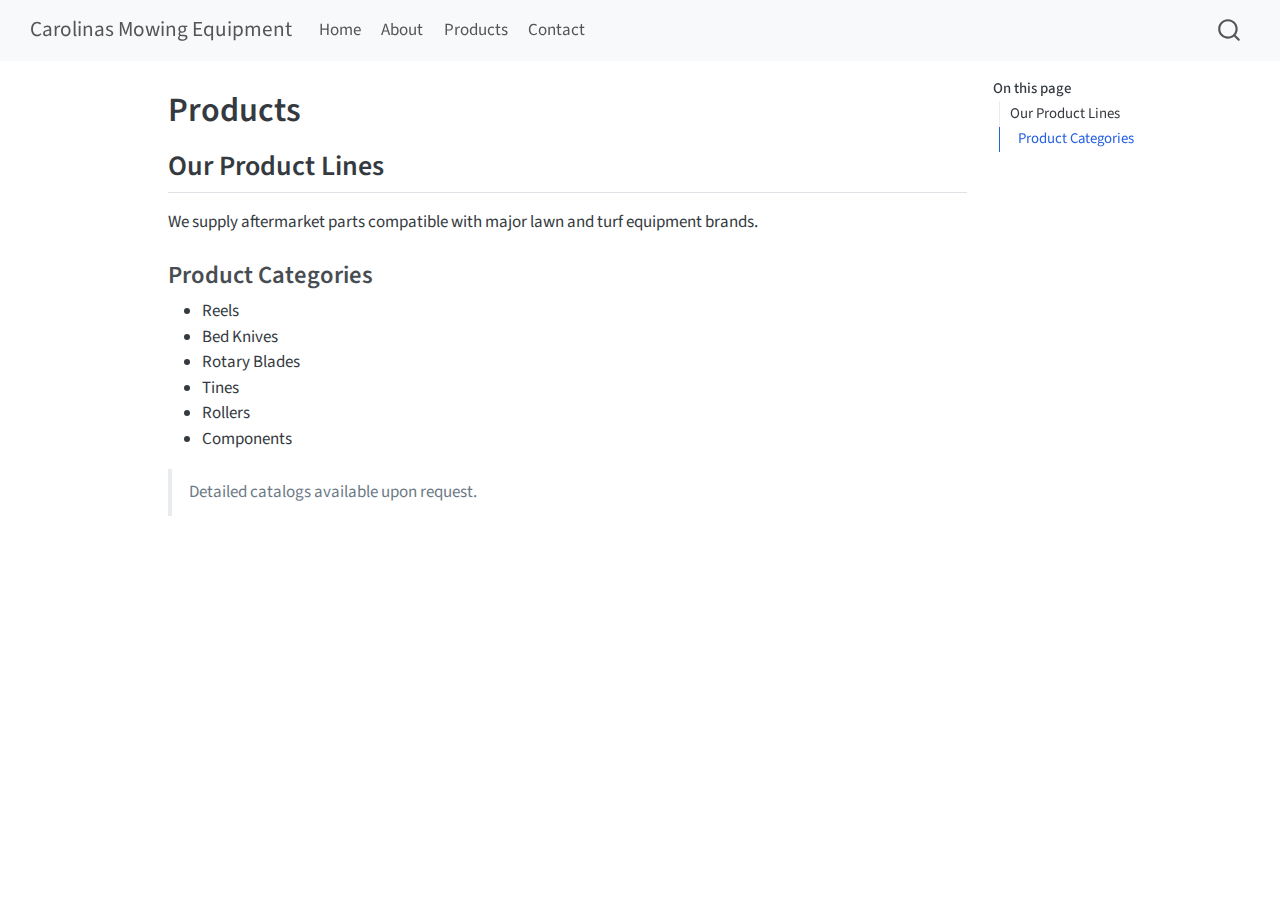
<file: Products.html>
<!DOCTYPE html>
<html xmlns="http://www.w3.org/1999/xhtml" lang="en" xml:lang="en"><head>

<meta charset="utf-8">
<meta name="generator" content="quarto-1.8.26">

<meta name="viewport" content="width=device-width, initial-scale=1.0, user-scalable=yes">


<title>Products – Carolinas Mowing Equipment</title>
<style>
code{white-space: pre-wrap;}
span.smallcaps{font-variant: small-caps;}
div.columns{display: flex; gap: min(4vw, 1.5em);}
div.column{flex: auto; overflow-x: auto;}
div.hanging-indent{margin-left: 1.5em; text-indent: -1.5em;}
ul.task-list{list-style: none;}
ul.task-list li input[type="checkbox"] {
  width: 0.8em;
  margin: 0 0.8em 0.2em -1em; /* quarto-specific, see https://github.com/quarto-dev/quarto-cli/issues/4556 */ 
  vertical-align: middle;
}
</style>


<script src="site_libs/quarto-nav/quarto-nav.js"></script>
<script src="site_libs/quarto-nav/headroom.min.js"></script>
<script src="site_libs/clipboard/clipboard.min.js"></script>
<script src="site_libs/quarto-search/autocomplete.umd.js"></script>
<script src="site_libs/quarto-search/fuse.min.js"></script>
<script src="site_libs/quarto-search/quarto-search.js"></script>
<meta name="quarto:offset" content="./">
<script src="site_libs/quarto-html/quarto.js" type="module"></script>
<script src="site_libs/quarto-html/tabsets/tabsets.js" type="module"></script>
<script src="site_libs/quarto-html/axe/axe-check.js" type="module"></script>
<script src="site_libs/quarto-html/popper.min.js"></script>
<script src="site_libs/quarto-html/tippy.umd.min.js"></script>
<script src="site_libs/quarto-html/anchor.min.js"></script>
<link href="site_libs/quarto-html/tippy.css" rel="stylesheet">
<link href="site_libs/quarto-html/quarto-syntax-highlighting-587c61ba64f3a5504c4d52d930310e48.css" rel="stylesheet" id="quarto-text-highlighting-styles">
<script src="site_libs/bootstrap/bootstrap.min.js"></script>
<link href="site_libs/bootstrap/bootstrap-icons.css" rel="stylesheet">
<link href="site_libs/bootstrap/bootstrap-e31584831b205ffbb2d98406f31c2a5b.min.css" rel="stylesheet" append-hash="true" id="quarto-bootstrap" data-mode="light">
<script id="quarto-search-options" type="application/json">{
  "location": "navbar",
  "copy-button": false,
  "collapse-after": 3,
  "panel-placement": "end",
  "type": "overlay",
  "limit": 50,
  "keyboard-shortcut": [
    "f",
    "/",
    "s"
  ],
  "show-item-context": false,
  "language": {
    "search-no-results-text": "No results",
    "search-matching-documents-text": "matching documents",
    "search-copy-link-title": "Copy link to search",
    "search-hide-matches-text": "Hide additional matches",
    "search-more-match-text": "more match in this document",
    "search-more-matches-text": "more matches in this document",
    "search-clear-button-title": "Clear",
    "search-text-placeholder": "",
    "search-detached-cancel-button-title": "Cancel",
    "search-submit-button-title": "Submit",
    "search-label": "Search"
  }
}</script>


</head>

<body class="nav-fixed quarto-light">

<div id="quarto-search-results"></div>
  <header id="quarto-header" class="headroom fixed-top">
    <nav class="navbar navbar-expand-lg " data-bs-theme="dark">
      <div class="navbar-container container-fluid">
      <div class="navbar-brand-container mx-auto">
    <a class="navbar-brand" href="./index.html">
    <span class="navbar-title">Carolinas Mowing Equipment</span>
    </a>
  </div>
            <div id="quarto-search" class="" title="Search"></div>
          <button class="navbar-toggler" type="button" data-bs-toggle="collapse" data-bs-target="#navbarCollapse" aria-controls="navbarCollapse" role="menu" aria-expanded="false" aria-label="Toggle navigation" onclick="if (window.quartoToggleHeadroom) { window.quartoToggleHeadroom(); }">
  <span class="navbar-toggler-icon"></span>
</button>
          <div class="collapse navbar-collapse" id="navbarCollapse">
            <ul class="navbar-nav navbar-nav-scroll me-auto">
  <li class="nav-item">
    <a class="nav-link" href="./index.html"> 
<span class="menu-text">Home</span></a>
  </li>  
  <li class="nav-item">
    <a class="nav-link" href="./about.html"> 
<span class="menu-text">About</span></a>
  </li>  
  <li class="nav-item">
    <a class="nav-link" href="./products.qmd"> 
<span class="menu-text">Products</span></a>
  </li>  
  <li class="nav-item">
    <a class="nav-link" href="./contact.qmd"> 
<span class="menu-text">Contact</span></a>
  </li>  
</ul>
          </div> <!-- /navcollapse -->
            <div class="quarto-navbar-tools">
</div>
      </div> <!-- /container-fluid -->
    </nav>
</header>
<!-- content -->
<div id="quarto-content" class="quarto-container page-columns page-rows-contents page-layout-article page-navbar">
<!-- sidebar -->
<!-- margin-sidebar -->
    <div id="quarto-margin-sidebar" class="sidebar margin-sidebar">
        <nav id="TOC" role="doc-toc" class="toc-active">
    <h2 id="toc-title">On this page</h2>
   
  <ul>
  <li><a href="#our-product-lines" id="toc-our-product-lines" class="nav-link active" data-scroll-target="#our-product-lines">Our Product Lines</a>
  <ul class="collapse">
  <li><a href="#product-categories" id="toc-product-categories" class="nav-link" data-scroll-target="#product-categories">Product Categories</a></li>
  </ul></li>
  </ul>
</nav>
    </div>
<!-- main -->
<main class="content" id="quarto-document-content">

<header id="title-block-header" class="quarto-title-block default">
<div class="quarto-title">
<h1 class="title">Products</h1>
</div>



<div class="quarto-title-meta">

    
  
    
  </div>
  


</header>


<section id="our-product-lines" class="level2">
<h2 class="anchored" data-anchor-id="our-product-lines">Our Product Lines</h2>
<p>We supply aftermarket parts compatible with major lawn and turf equipment brands.</p>
<section id="product-categories" class="level3">
<h3 class="anchored" data-anchor-id="product-categories">Product Categories</h3>
<ul>
<li>Reels</li>
<li>Bed Knives</li>
<li>Rotary Blades</li>
<li>Tines</li>
<li>Rollers</li>
<li>Components</li>
</ul>
<blockquote class="blockquote">
<p>Detailed catalogs available upon request.</p>
</blockquote>


</section>
</section>

</main> <!-- /main -->
<script id="quarto-html-after-body" type="application/javascript">
  window.document.addEventListener("DOMContentLoaded", function (event) {
    const icon = "";
    const anchorJS = new window.AnchorJS();
    anchorJS.options = {
      placement: 'right',
      icon: icon
    };
    anchorJS.add('.anchored');
    const isCodeAnnotation = (el) => {
      for (const clz of el.classList) {
        if (clz.startsWith('code-annotation-')) {                     
          return true;
        }
      }
      return false;
    }
    const onCopySuccess = function(e) {
      // button target
      const button = e.trigger;
      // don't keep focus
      button.blur();
      // flash "checked"
      button.classList.add('code-copy-button-checked');
      var currentTitle = button.getAttribute("title");
      button.setAttribute("title", "Copied!");
      let tooltip;
      if (window.bootstrap) {
        button.setAttribute("data-bs-toggle", "tooltip");
        button.setAttribute("data-bs-placement", "left");
        button.setAttribute("data-bs-title", "Copied!");
        tooltip = new bootstrap.Tooltip(button, 
          { trigger: "manual", 
            customClass: "code-copy-button-tooltip",
            offset: [0, -8]});
        tooltip.show();    
      }
      setTimeout(function() {
        if (tooltip) {
          tooltip.hide();
          button.removeAttribute("data-bs-title");
          button.removeAttribute("data-bs-toggle");
          button.removeAttribute("data-bs-placement");
        }
        button.setAttribute("title", currentTitle);
        button.classList.remove('code-copy-button-checked');
      }, 1000);
      // clear code selection
      e.clearSelection();
    }
    const getTextToCopy = function(trigger) {
      const outerScaffold = trigger.parentElement.cloneNode(true);
      const codeEl = outerScaffold.querySelector('code');
      for (const childEl of codeEl.children) {
        if (isCodeAnnotation(childEl)) {
          childEl.remove();
        }
      }
      return codeEl.innerText;
    }
    const clipboard = new window.ClipboardJS('.code-copy-button:not([data-in-quarto-modal])', {
      text: getTextToCopy
    });
    clipboard.on('success', onCopySuccess);
    if (window.document.getElementById('quarto-embedded-source-code-modal')) {
      const clipboardModal = new window.ClipboardJS('.code-copy-button[data-in-quarto-modal]', {
        text: getTextToCopy,
        container: window.document.getElementById('quarto-embedded-source-code-modal')
      });
      clipboardModal.on('success', onCopySuccess);
    }
      var localhostRegex = new RegExp(/^(?:http|https):\/\/localhost\:?[0-9]*\//);
      var mailtoRegex = new RegExp(/^mailto:/);
        var filterRegex = new RegExp("https:\/\/majordeng2023\.github\.io\/CMEwebsite\/");
      var isInternal = (href) => {
          return filterRegex.test(href) || localhostRegex.test(href) || mailtoRegex.test(href);
      }
      // Inspect non-navigation links and adorn them if external
     var links = window.document.querySelectorAll('a[href]:not(.nav-link):not(.navbar-brand):not(.toc-action):not(.sidebar-link):not(.sidebar-item-toggle):not(.pagination-link):not(.no-external):not([aria-hidden]):not(.dropdown-item):not(.quarto-navigation-tool):not(.about-link)');
      for (var i=0; i<links.length; i++) {
        const link = links[i];
        if (!isInternal(link.href)) {
          // undo the damage that might have been done by quarto-nav.js in the case of
          // links that we want to consider external
          if (link.dataset.originalHref !== undefined) {
            link.href = link.dataset.originalHref;
          }
        }
      }
    function tippyHover(el, contentFn, onTriggerFn, onUntriggerFn) {
      const config = {
        allowHTML: true,
        maxWidth: 500,
        delay: 100,
        arrow: false,
        appendTo: function(el) {
            return el.parentElement;
        },
        interactive: true,
        interactiveBorder: 10,
        theme: 'quarto',
        placement: 'bottom-start',
      };
      if (contentFn) {
        config.content = contentFn;
      }
      if (onTriggerFn) {
        config.onTrigger = onTriggerFn;
      }
      if (onUntriggerFn) {
        config.onUntrigger = onUntriggerFn;
      }
      window.tippy(el, config); 
    }
    const noterefs = window.document.querySelectorAll('a[role="doc-noteref"]');
    for (var i=0; i<noterefs.length; i++) {
      const ref = noterefs[i];
      tippyHover(ref, function() {
        // use id or data attribute instead here
        let href = ref.getAttribute('data-footnote-href') || ref.getAttribute('href');
        try { href = new URL(href).hash; } catch {}
        const id = href.replace(/^#\/?/, "");
        const note = window.document.getElementById(id);
        if (note) {
          return note.innerHTML;
        } else {
          return "";
        }
      });
    }
    const xrefs = window.document.querySelectorAll('a.quarto-xref');
    const processXRef = (id, note) => {
      // Strip column container classes
      const stripColumnClz = (el) => {
        el.classList.remove("page-full", "page-columns");
        if (el.children) {
          for (const child of el.children) {
            stripColumnClz(child);
          }
        }
      }
      stripColumnClz(note)
      if (id === null || id.startsWith('sec-')) {
        // Special case sections, only their first couple elements
        const container = document.createElement("div");
        if (note.children && note.children.length > 2) {
          container.appendChild(note.children[0].cloneNode(true));
          for (let i = 1; i < note.children.length; i++) {
            const child = note.children[i];
            if (child.tagName === "P" && child.innerText === "") {
              continue;
            } else {
              container.appendChild(child.cloneNode(true));
              break;
            }
          }
          if (window.Quarto?.typesetMath) {
            window.Quarto.typesetMath(container);
          }
          return container.innerHTML
        } else {
          if (window.Quarto?.typesetMath) {
            window.Quarto.typesetMath(note);
          }
          return note.innerHTML;
        }
      } else {
        // Remove any anchor links if they are present
        const anchorLink = note.querySelector('a.anchorjs-link');
        if (anchorLink) {
          anchorLink.remove();
        }
        if (window.Quarto?.typesetMath) {
          window.Quarto.typesetMath(note);
        }
        if (note.classList.contains("callout")) {
          return note.outerHTML;
        } else {
          return note.innerHTML;
        }
      }
    }
    for (var i=0; i<xrefs.length; i++) {
      const xref = xrefs[i];
      tippyHover(xref, undefined, function(instance) {
        instance.disable();
        let url = xref.getAttribute('href');
        let hash = undefined; 
        if (url.startsWith('#')) {
          hash = url;
        } else {
          try { hash = new URL(url).hash; } catch {}
        }
        if (hash) {
          const id = hash.replace(/^#\/?/, "");
          const note = window.document.getElementById(id);
          if (note !== null) {
            try {
              const html = processXRef(id, note.cloneNode(true));
              instance.setContent(html);
            } finally {
              instance.enable();
              instance.show();
            }
          } else {
            // See if we can fetch this
            fetch(url.split('#')[0])
            .then(res => res.text())
            .then(html => {
              const parser = new DOMParser();
              const htmlDoc = parser.parseFromString(html, "text/html");
              const note = htmlDoc.getElementById(id);
              if (note !== null) {
                const html = processXRef(id, note);
                instance.setContent(html);
              } 
            }).finally(() => {
              instance.enable();
              instance.show();
            });
          }
        } else {
          // See if we can fetch a full url (with no hash to target)
          // This is a special case and we should probably do some content thinning / targeting
          fetch(url)
          .then(res => res.text())
          .then(html => {
            const parser = new DOMParser();
            const htmlDoc = parser.parseFromString(html, "text/html");
            const note = htmlDoc.querySelector('main.content');
            if (note !== null) {
              // This should only happen for chapter cross references
              // (since there is no id in the URL)
              // remove the first header
              if (note.children.length > 0 && note.children[0].tagName === "HEADER") {
                note.children[0].remove();
              }
              const html = processXRef(null, note);
              instance.setContent(html);
            } 
          }).finally(() => {
            instance.enable();
            instance.show();
          });
        }
      }, function(instance) {
      });
    }
        let selectedAnnoteEl;
        const selectorForAnnotation = ( cell, annotation) => {
          let cellAttr = 'data-code-cell="' + cell + '"';
          let lineAttr = 'data-code-annotation="' +  annotation + '"';
          const selector = 'span[' + cellAttr + '][' + lineAttr + ']';
          return selector;
        }
        const selectCodeLines = (annoteEl) => {
          const doc = window.document;
          const targetCell = annoteEl.getAttribute("data-target-cell");
          const targetAnnotation = annoteEl.getAttribute("data-target-annotation");
          const annoteSpan = window.document.querySelector(selectorForAnnotation(targetCell, targetAnnotation));
          const lines = annoteSpan.getAttribute("data-code-lines").split(",");
          const lineIds = lines.map((line) => {
            return targetCell + "-" + line;
          })
          let top = null;
          let height = null;
          let parent = null;
          if (lineIds.length > 0) {
              //compute the position of the single el (top and bottom and make a div)
              const el = window.document.getElementById(lineIds[0]);
              top = el.offsetTop;
              height = el.offsetHeight;
              parent = el.parentElement.parentElement;
            if (lineIds.length > 1) {
              const lastEl = window.document.getElementById(lineIds[lineIds.length - 1]);
              const bottom = lastEl.offsetTop + lastEl.offsetHeight;
              height = bottom - top;
            }
            if (top !== null && height !== null && parent !== null) {
              // cook up a div (if necessary) and position it 
              let div = window.document.getElementById("code-annotation-line-highlight");
              if (div === null) {
                div = window.document.createElement("div");
                div.setAttribute("id", "code-annotation-line-highlight");
                div.style.position = 'absolute';
                parent.appendChild(div);
              }
              div.style.top = top - 2 + "px";
              div.style.height = height + 4 + "px";
              div.style.left = 0;
              let gutterDiv = window.document.getElementById("code-annotation-line-highlight-gutter");
              if (gutterDiv === null) {
                gutterDiv = window.document.createElement("div");
                gutterDiv.setAttribute("id", "code-annotation-line-highlight-gutter");
                gutterDiv.style.position = 'absolute';
                const codeCell = window.document.getElementById(targetCell);
                const gutter = codeCell.querySelector('.code-annotation-gutter');
                gutter.appendChild(gutterDiv);
              }
              gutterDiv.style.top = top - 2 + "px";
              gutterDiv.style.height = height + 4 + "px";
            }
            selectedAnnoteEl = annoteEl;
          }
        };
        const unselectCodeLines = () => {
          const elementsIds = ["code-annotation-line-highlight", "code-annotation-line-highlight-gutter"];
          elementsIds.forEach((elId) => {
            const div = window.document.getElementById(elId);
            if (div) {
              div.remove();
            }
          });
          selectedAnnoteEl = undefined;
        };
          // Handle positioning of the toggle
      window.addEventListener(
        "resize",
        throttle(() => {
          elRect = undefined;
          if (selectedAnnoteEl) {
            selectCodeLines(selectedAnnoteEl);
          }
        }, 10)
      );
      function throttle(fn, ms) {
      let throttle = false;
      let timer;
        return (...args) => {
          if(!throttle) { // first call gets through
              fn.apply(this, args);
              throttle = true;
          } else { // all the others get throttled
              if(timer) clearTimeout(timer); // cancel #2
              timer = setTimeout(() => {
                fn.apply(this, args);
                timer = throttle = false;
              }, ms);
          }
        };
      }
        // Attach click handler to the DT
        const annoteDls = window.document.querySelectorAll('dt[data-target-cell]');
        for (const annoteDlNode of annoteDls) {
          annoteDlNode.addEventListener('click', (event) => {
            const clickedEl = event.target;
            if (clickedEl !== selectedAnnoteEl) {
              unselectCodeLines();
              const activeEl = window.document.querySelector('dt[data-target-cell].code-annotation-active');
              if (activeEl) {
                activeEl.classList.remove('code-annotation-active');
              }
              selectCodeLines(clickedEl);
              clickedEl.classList.add('code-annotation-active');
            } else {
              // Unselect the line
              unselectCodeLines();
              clickedEl.classList.remove('code-annotation-active');
            }
          });
        }
    const findCites = (el) => {
      const parentEl = el.parentElement;
      if (parentEl) {
        const cites = parentEl.dataset.cites;
        if (cites) {
          return {
            el,
            cites: cites.split(' ')
          };
        } else {
          return findCites(el.parentElement)
        }
      } else {
        return undefined;
      }
    };
    var bibliorefs = window.document.querySelectorAll('a[role="doc-biblioref"]');
    for (var i=0; i<bibliorefs.length; i++) {
      const ref = bibliorefs[i];
      const citeInfo = findCites(ref);
      if (citeInfo) {
        tippyHover(citeInfo.el, function() {
          var popup = window.document.createElement('div');
          citeInfo.cites.forEach(function(cite) {
            var citeDiv = window.document.createElement('div');
            citeDiv.classList.add('hanging-indent');
            citeDiv.classList.add('csl-entry');
            var biblioDiv = window.document.getElementById('ref-' + cite);
            if (biblioDiv) {
              citeDiv.innerHTML = biblioDiv.innerHTML;
            }
            popup.appendChild(citeDiv);
          });
          return popup.innerHTML;
        });
      }
    }
  });
  </script>
</div> <!-- /content -->




</body></html>
</file>
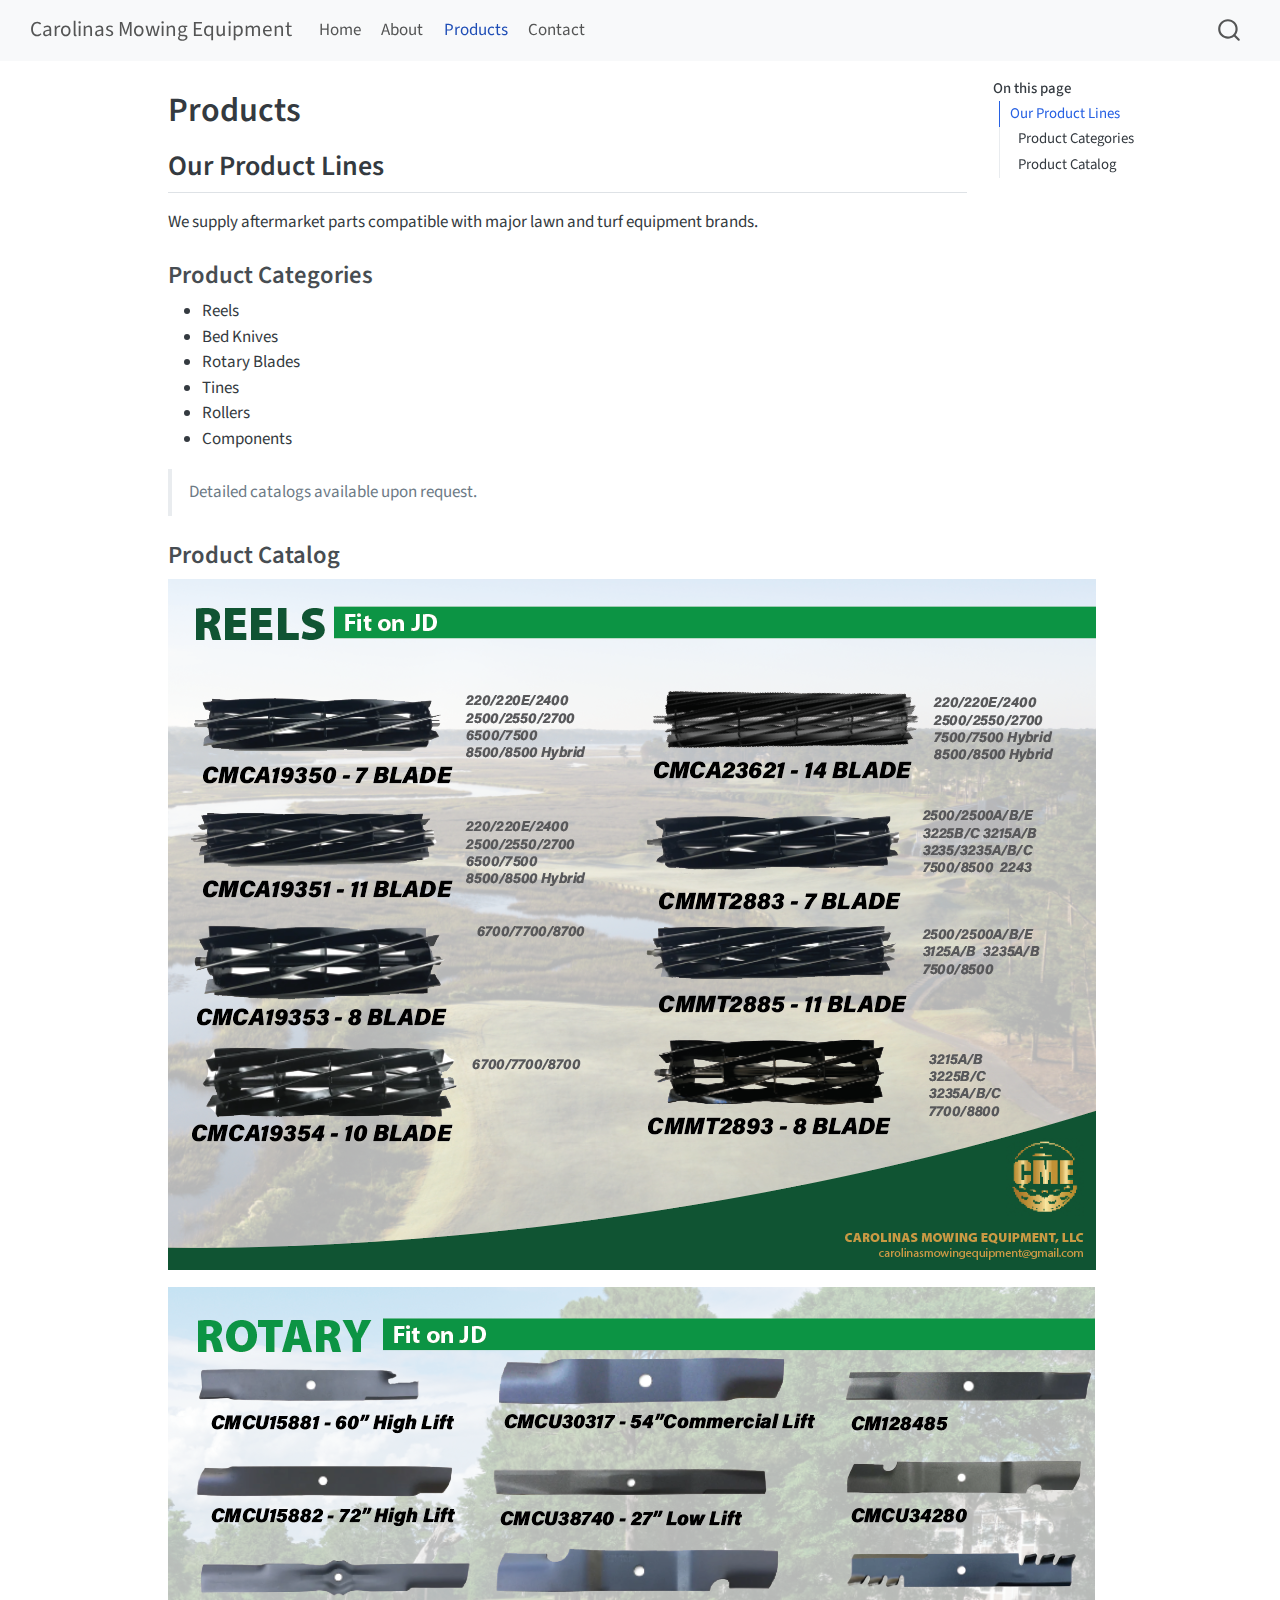
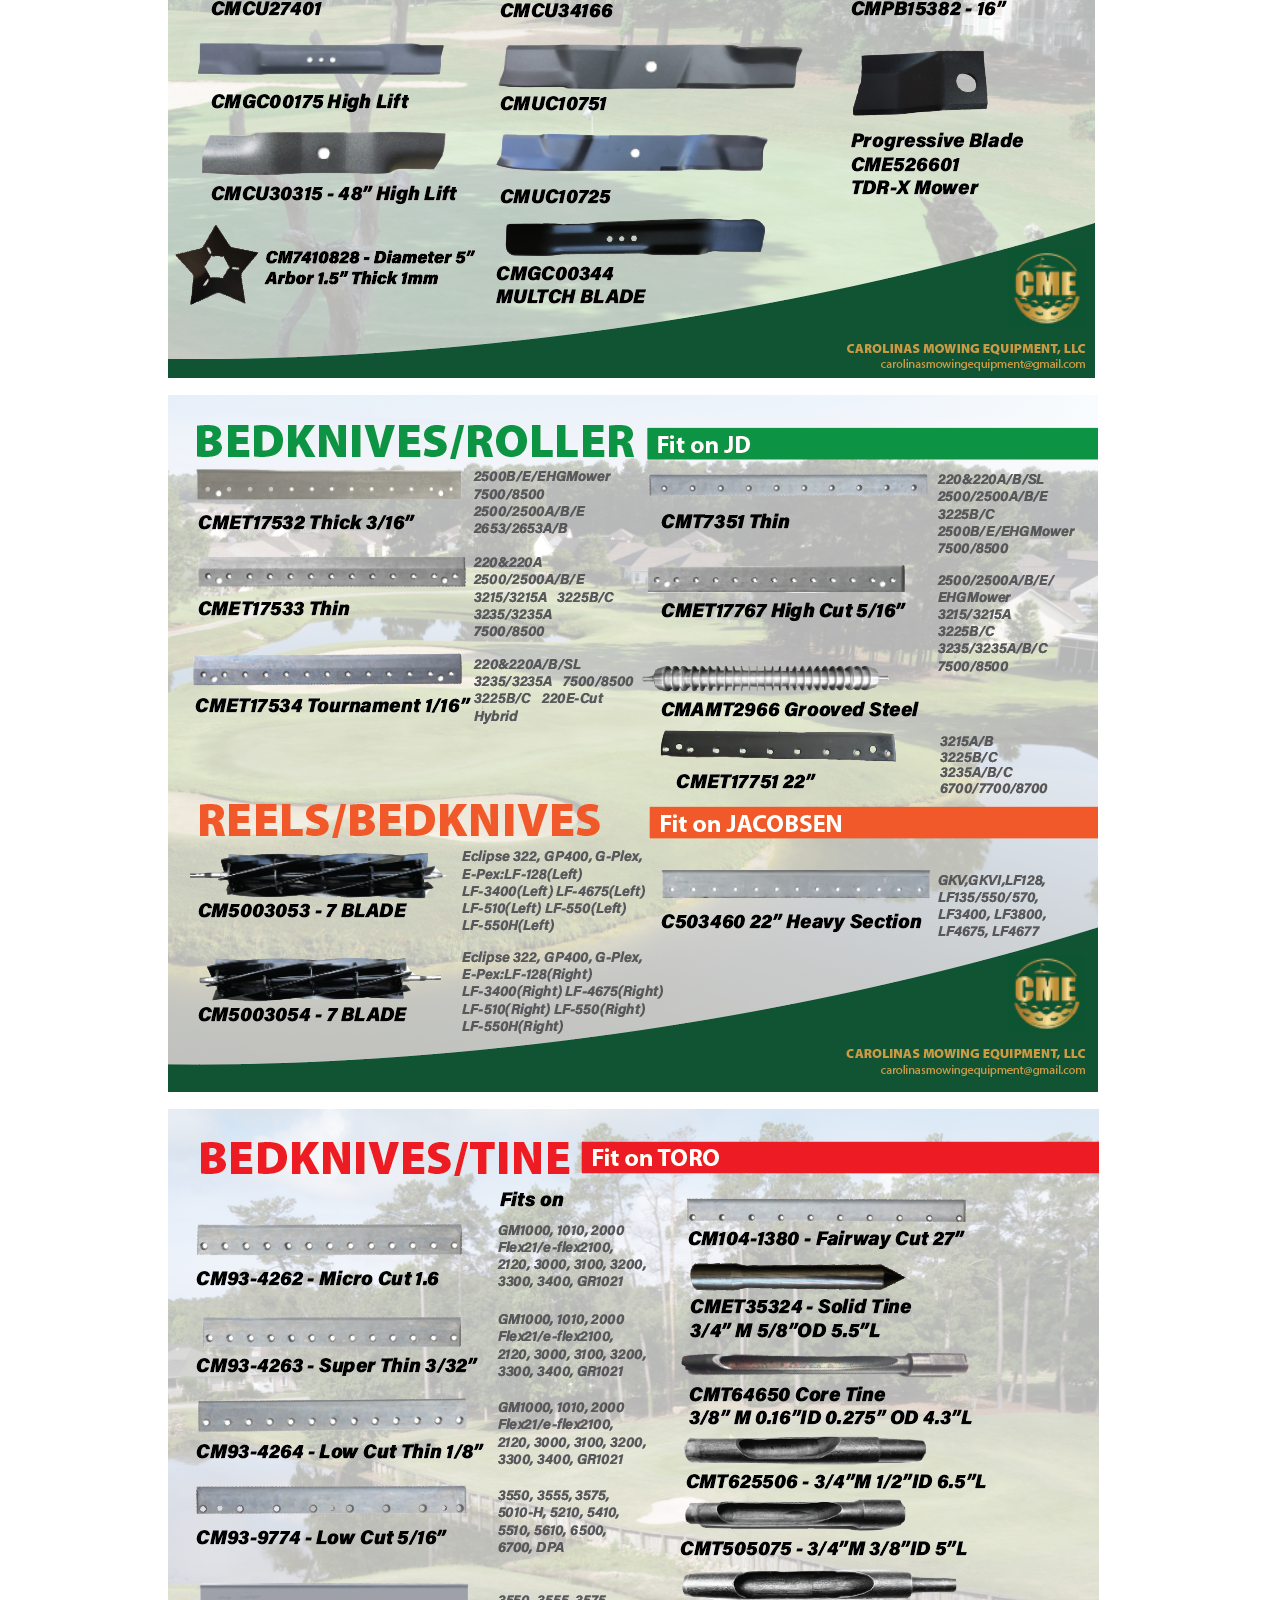
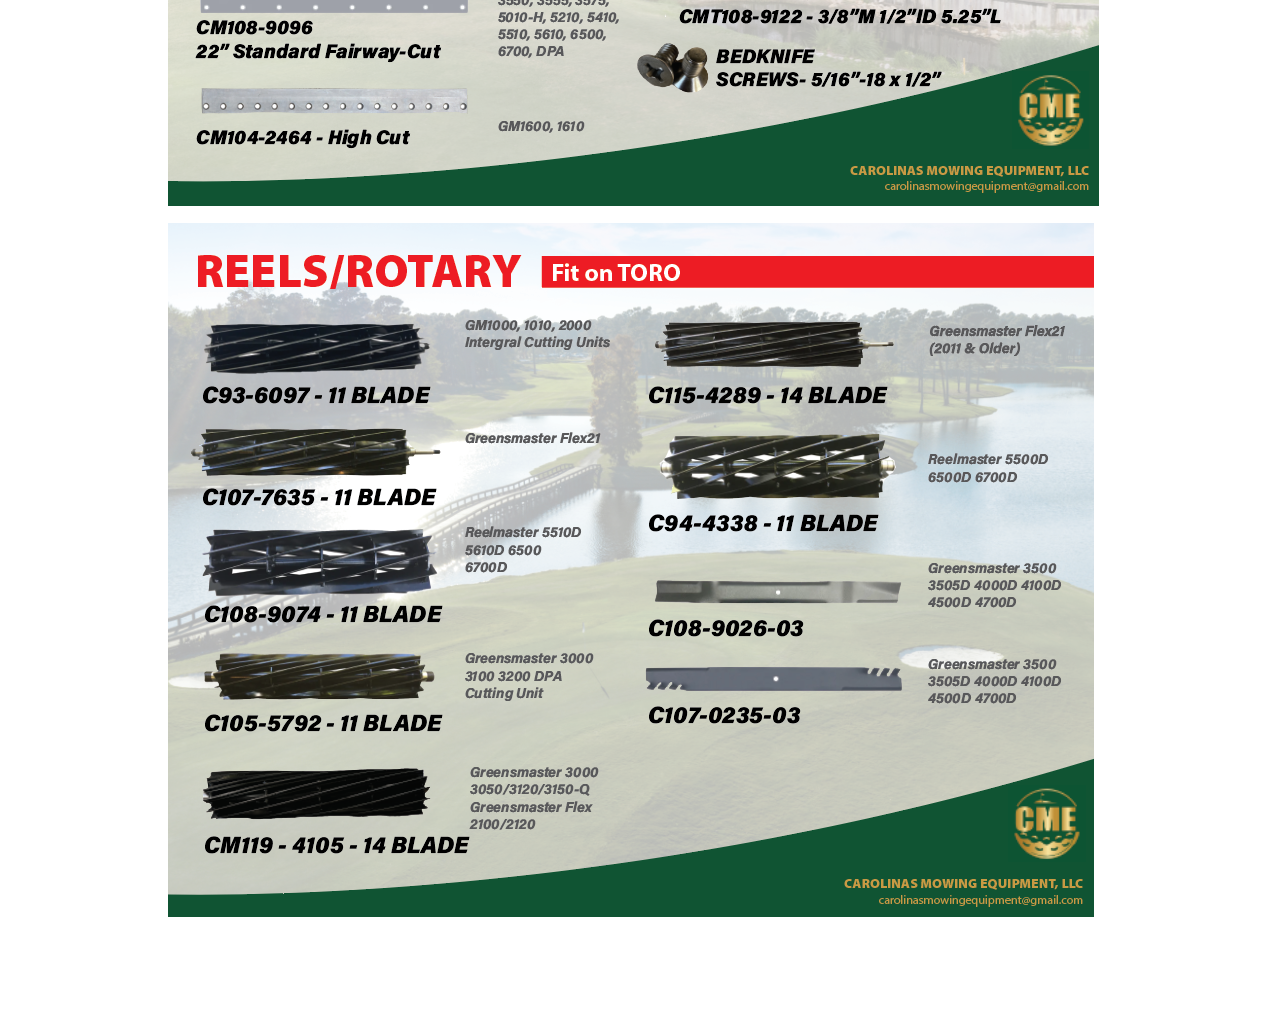
<file: products.html>
<!DOCTYPE html>
<html xmlns="http://www.w3.org/1999/xhtml" lang="en" xml:lang="en"><head>

<meta charset="utf-8">
<meta name="generator" content="quarto-1.8.26">

<meta name="viewport" content="width=device-width, initial-scale=1.0, user-scalable=yes">


<title>Products – Carolinas Mowing Equipment</title>
<style>
code{white-space: pre-wrap;}
span.smallcaps{font-variant: small-caps;}
div.columns{display: flex; gap: min(4vw, 1.5em);}
div.column{flex: auto; overflow-x: auto;}
div.hanging-indent{margin-left: 1.5em; text-indent: -1.5em;}
ul.task-list{list-style: none;}
ul.task-list li input[type="checkbox"] {
  width: 0.8em;
  margin: 0 0.8em 0.2em -1em; /* quarto-specific, see https://github.com/quarto-dev/quarto-cli/issues/4556 */ 
  vertical-align: middle;
}
</style>


<script src="site_libs/quarto-nav/quarto-nav.js"></script>
<script src="site_libs/quarto-nav/headroom.min.js"></script>
<script src="site_libs/clipboard/clipboard.min.js"></script>
<script src="site_libs/quarto-search/autocomplete.umd.js"></script>
<script src="site_libs/quarto-search/fuse.min.js"></script>
<script src="site_libs/quarto-search/quarto-search.js"></script>
<meta name="quarto:offset" content="./">
<script src="site_libs/quarto-html/quarto.js" type="module"></script>
<script src="site_libs/quarto-html/tabsets/tabsets.js" type="module"></script>
<script src="site_libs/quarto-html/axe/axe-check.js" type="module"></script>
<script src="site_libs/quarto-html/popper.min.js"></script>
<script src="site_libs/quarto-html/tippy.umd.min.js"></script>
<script src="site_libs/quarto-html/anchor.min.js"></script>
<link href="site_libs/quarto-html/tippy.css" rel="stylesheet">
<link href="site_libs/quarto-html/quarto-syntax-highlighting-587c61ba64f3a5504c4d52d930310e48.css" rel="stylesheet" id="quarto-text-highlighting-styles">
<script src="site_libs/bootstrap/bootstrap.min.js"></script>
<link href="site_libs/bootstrap/bootstrap-icons.css" rel="stylesheet">
<link href="site_libs/bootstrap/bootstrap-e31584831b205ffbb2d98406f31c2a5b.min.css" rel="stylesheet" append-hash="true" id="quarto-bootstrap" data-mode="light">
<script id="quarto-search-options" type="application/json">{
  "location": "navbar",
  "copy-button": false,
  "collapse-after": 3,
  "panel-placement": "end",
  "type": "overlay",
  "limit": 50,
  "keyboard-shortcut": [
    "f",
    "/",
    "s"
  ],
  "show-item-context": false,
  "language": {
    "search-no-results-text": "No results",
    "search-matching-documents-text": "matching documents",
    "search-copy-link-title": "Copy link to search",
    "search-hide-matches-text": "Hide additional matches",
    "search-more-match-text": "more match in this document",
    "search-more-matches-text": "more matches in this document",
    "search-clear-button-title": "Clear",
    "search-text-placeholder": "",
    "search-detached-cancel-button-title": "Cancel",
    "search-submit-button-title": "Submit",
    "search-label": "Search"
  }
}</script>
<script async="" src="https://www.googletagmanager.com/gtag/js?id=G-FHPXR5TZGZ"></script>

<script type="text/javascript">

window.dataLayer = window.dataLayer || [];
function gtag(){dataLayer.push(arguments);}
gtag('js', new Date());
gtag('config', 'G-FHPXR5TZGZ', { 'anonymize_ip': true});
</script>


<link rel="stylesheet" href="styles.css">
</head>

<body class="nav-fixed quarto-light">

<div id="quarto-search-results"></div>
  <header id="quarto-header" class="headroom fixed-top">
    <nav class="navbar navbar-expand-lg " data-bs-theme="dark">
      <div class="navbar-container container-fluid">
      <div class="navbar-brand-container mx-auto">
    <a class="navbar-brand" href="./index.html">
    <span class="navbar-title">Carolinas Mowing Equipment</span>
    </a>
  </div>
            <div id="quarto-search" class="" title="Search"></div>
          <button class="navbar-toggler" type="button" data-bs-toggle="collapse" data-bs-target="#navbarCollapse" aria-controls="navbarCollapse" role="menu" aria-expanded="false" aria-label="Toggle navigation" onclick="if (window.quartoToggleHeadroom) { window.quartoToggleHeadroom(); }">
  <span class="navbar-toggler-icon"></span>
</button>
          <div class="collapse navbar-collapse" id="navbarCollapse">
            <ul class="navbar-nav navbar-nav-scroll me-auto">
  <li class="nav-item">
    <a class="nav-link" href="./index.html"> 
<span class="menu-text">Home</span></a>
  </li>  
  <li class="nav-item">
    <a class="nav-link" href="./about.html"> 
<span class="menu-text">About</span></a>
  </li>  
  <li class="nav-item">
    <a class="nav-link active" href="./products.html" aria-current="page"> 
<span class="menu-text">Products</span></a>
  </li>  
  <li class="nav-item">
    <a class="nav-link" href="./contact.html"> 
<span class="menu-text">Contact</span></a>
  </li>  
</ul>
          </div> <!-- /navcollapse -->
            <div class="quarto-navbar-tools">
</div>
      </div> <!-- /container-fluid -->
    </nav>
</header>
<!-- content -->
<div id="quarto-content" class="quarto-container page-columns page-rows-contents page-layout-article page-navbar">
<!-- sidebar -->
<!-- margin-sidebar -->
    <div id="quarto-margin-sidebar" class="sidebar margin-sidebar">
        <nav id="TOC" role="doc-toc" class="toc-active">
    <h2 id="toc-title">On this page</h2>
   
  <ul>
  <li><a href="#our-product-lines" id="toc-our-product-lines" class="nav-link active" data-scroll-target="#our-product-lines">Our Product Lines</a>
  <ul class="collapse">
  <li><a href="#product-categories" id="toc-product-categories" class="nav-link" data-scroll-target="#product-categories">Product Categories</a></li>
  <li><a href="#product-catalog" id="toc-product-catalog" class="nav-link" data-scroll-target="#product-catalog">Product Catalog</a></li>
  </ul></li>
  </ul>
</nav>
    </div>
<!-- main -->
<main class="content" id="quarto-document-content">

<header id="title-block-header" class="quarto-title-block default">
<div class="quarto-title">
<h1 class="title">Products</h1>
</div>



<div class="quarto-title-meta">

    
  
    
  </div>
  


</header>


<section id="our-product-lines" class="level2">
<h2 class="anchored" data-anchor-id="our-product-lines">Our Product Lines</h2>
<p>We supply aftermarket parts compatible with major lawn and turf equipment brands.</p>
<section id="product-categories" class="level3">
<h3 class="anchored" data-anchor-id="product-categories">Product Categories</h3>
<ul>
<li>Reels</li>
<li>Bed Knives</li>
<li>Rotary Blades</li>
<li>Tines</li>
<li>Rollers</li>
<li>Components</li>
</ul>
<blockquote class="blockquote">
<p>Detailed catalogs available upon request.</p>
</blockquote>
</section>
<section id="product-catalog" class="level3">
<h3 class="anchored" data-anchor-id="product-catalog">Product Catalog</h3>
<div class="grid-products">
<div class="product-card">
<p><img src="images/ProductImages/3.png"></p>
</div>
<div class="product-card">
<p><img src="images/ProductImages/4.png"></p>
</div>
<div class="product-card">
<p><img src="images/ProductImages/5.png"></p>
</div>
<div class="product-card">
<p><img src="images/ProductImages/6.png"></p>
</div>
<div class="product-card">
<p><img src="images/ProductImages/7.png"></p>
</div>
</div>


</section>
</section>

</main> <!-- /main -->
<script id="quarto-html-after-body" type="application/javascript">
  window.document.addEventListener("DOMContentLoaded", function (event) {
    const icon = "";
    const anchorJS = new window.AnchorJS();
    anchorJS.options = {
      placement: 'right',
      icon: icon
    };
    anchorJS.add('.anchored');
    const isCodeAnnotation = (el) => {
      for (const clz of el.classList) {
        if (clz.startsWith('code-annotation-')) {                     
          return true;
        }
      }
      return false;
    }
    const onCopySuccess = function(e) {
      // button target
      const button = e.trigger;
      // don't keep focus
      button.blur();
      // flash "checked"
      button.classList.add('code-copy-button-checked');
      var currentTitle = button.getAttribute("title");
      button.setAttribute("title", "Copied!");
      let tooltip;
      if (window.bootstrap) {
        button.setAttribute("data-bs-toggle", "tooltip");
        button.setAttribute("data-bs-placement", "left");
        button.setAttribute("data-bs-title", "Copied!");
        tooltip = new bootstrap.Tooltip(button, 
          { trigger: "manual", 
            customClass: "code-copy-button-tooltip",
            offset: [0, -8]});
        tooltip.show();    
      }
      setTimeout(function() {
        if (tooltip) {
          tooltip.hide();
          button.removeAttribute("data-bs-title");
          button.removeAttribute("data-bs-toggle");
          button.removeAttribute("data-bs-placement");
        }
        button.setAttribute("title", currentTitle);
        button.classList.remove('code-copy-button-checked');
      }, 1000);
      // clear code selection
      e.clearSelection();
    }
    const getTextToCopy = function(trigger) {
      const outerScaffold = trigger.parentElement.cloneNode(true);
      const codeEl = outerScaffold.querySelector('code');
      for (const childEl of codeEl.children) {
        if (isCodeAnnotation(childEl)) {
          childEl.remove();
        }
      }
      return codeEl.innerText;
    }
    const clipboard = new window.ClipboardJS('.code-copy-button:not([data-in-quarto-modal])', {
      text: getTextToCopy
    });
    clipboard.on('success', onCopySuccess);
    if (window.document.getElementById('quarto-embedded-source-code-modal')) {
      const clipboardModal = new window.ClipboardJS('.code-copy-button[data-in-quarto-modal]', {
        text: getTextToCopy,
        container: window.document.getElementById('quarto-embedded-source-code-modal')
      });
      clipboardModal.on('success', onCopySuccess);
    }
      var localhostRegex = new RegExp(/^(?:http|https):\/\/localhost\:?[0-9]*\//);
      var mailtoRegex = new RegExp(/^mailto:/);
        var filterRegex = new RegExp("https:\/\/majordeng2023\.github\.io\/CMEwebsite\/");
      var isInternal = (href) => {
          return filterRegex.test(href) || localhostRegex.test(href) || mailtoRegex.test(href);
      }
      // Inspect non-navigation links and adorn them if external
     var links = window.document.querySelectorAll('a[href]:not(.nav-link):not(.navbar-brand):not(.toc-action):not(.sidebar-link):not(.sidebar-item-toggle):not(.pagination-link):not(.no-external):not([aria-hidden]):not(.dropdown-item):not(.quarto-navigation-tool):not(.about-link)');
      for (var i=0; i<links.length; i++) {
        const link = links[i];
        if (!isInternal(link.href)) {
          // undo the damage that might have been done by quarto-nav.js in the case of
          // links that we want to consider external
          if (link.dataset.originalHref !== undefined) {
            link.href = link.dataset.originalHref;
          }
        }
      }
    function tippyHover(el, contentFn, onTriggerFn, onUntriggerFn) {
      const config = {
        allowHTML: true,
        maxWidth: 500,
        delay: 100,
        arrow: false,
        appendTo: function(el) {
            return el.parentElement;
        },
        interactive: true,
        interactiveBorder: 10,
        theme: 'quarto',
        placement: 'bottom-start',
      };
      if (contentFn) {
        config.content = contentFn;
      }
      if (onTriggerFn) {
        config.onTrigger = onTriggerFn;
      }
      if (onUntriggerFn) {
        config.onUntrigger = onUntriggerFn;
      }
      window.tippy(el, config); 
    }
    const noterefs = window.document.querySelectorAll('a[role="doc-noteref"]');
    for (var i=0; i<noterefs.length; i++) {
      const ref = noterefs[i];
      tippyHover(ref, function() {
        // use id or data attribute instead here
        let href = ref.getAttribute('data-footnote-href') || ref.getAttribute('href');
        try { href = new URL(href).hash; } catch {}
        const id = href.replace(/^#\/?/, "");
        const note = window.document.getElementById(id);
        if (note) {
          return note.innerHTML;
        } else {
          return "";
        }
      });
    }
    const xrefs = window.document.querySelectorAll('a.quarto-xref');
    const processXRef = (id, note) => {
      // Strip column container classes
      const stripColumnClz = (el) => {
        el.classList.remove("page-full", "page-columns");
        if (el.children) {
          for (const child of el.children) {
            stripColumnClz(child);
          }
        }
      }
      stripColumnClz(note)
      if (id === null || id.startsWith('sec-')) {
        // Special case sections, only their first couple elements
        const container = document.createElement("div");
        if (note.children && note.children.length > 2) {
          container.appendChild(note.children[0].cloneNode(true));
          for (let i = 1; i < note.children.length; i++) {
            const child = note.children[i];
            if (child.tagName === "P" && child.innerText === "") {
              continue;
            } else {
              container.appendChild(child.cloneNode(true));
              break;
            }
          }
          if (window.Quarto?.typesetMath) {
            window.Quarto.typesetMath(container);
          }
          return container.innerHTML
        } else {
          if (window.Quarto?.typesetMath) {
            window.Quarto.typesetMath(note);
          }
          return note.innerHTML;
        }
      } else {
        // Remove any anchor links if they are present
        const anchorLink = note.querySelector('a.anchorjs-link');
        if (anchorLink) {
          anchorLink.remove();
        }
        if (window.Quarto?.typesetMath) {
          window.Quarto.typesetMath(note);
        }
        if (note.classList.contains("callout")) {
          return note.outerHTML;
        } else {
          return note.innerHTML;
        }
      }
    }
    for (var i=0; i<xrefs.length; i++) {
      const xref = xrefs[i];
      tippyHover(xref, undefined, function(instance) {
        instance.disable();
        let url = xref.getAttribute('href');
        let hash = undefined; 
        if (url.startsWith('#')) {
          hash = url;
        } else {
          try { hash = new URL(url).hash; } catch {}
        }
        if (hash) {
          const id = hash.replace(/^#\/?/, "");
          const note = window.document.getElementById(id);
          if (note !== null) {
            try {
              const html = processXRef(id, note.cloneNode(true));
              instance.setContent(html);
            } finally {
              instance.enable();
              instance.show();
            }
          } else {
            // See if we can fetch this
            fetch(url.split('#')[0])
            .then(res => res.text())
            .then(html => {
              const parser = new DOMParser();
              const htmlDoc = parser.parseFromString(html, "text/html");
              const note = htmlDoc.getElementById(id);
              if (note !== null) {
                const html = processXRef(id, note);
                instance.setContent(html);
              } 
            }).finally(() => {
              instance.enable();
              instance.show();
            });
          }
        } else {
          // See if we can fetch a full url (with no hash to target)
          // This is a special case and we should probably do some content thinning / targeting
          fetch(url)
          .then(res => res.text())
          .then(html => {
            const parser = new DOMParser();
            const htmlDoc = parser.parseFromString(html, "text/html");
            const note = htmlDoc.querySelector('main.content');
            if (note !== null) {
              // This should only happen for chapter cross references
              // (since there is no id in the URL)
              // remove the first header
              if (note.children.length > 0 && note.children[0].tagName === "HEADER") {
                note.children[0].remove();
              }
              const html = processXRef(null, note);
              instance.setContent(html);
            } 
          }).finally(() => {
            instance.enable();
            instance.show();
          });
        }
      }, function(instance) {
      });
    }
        let selectedAnnoteEl;
        const selectorForAnnotation = ( cell, annotation) => {
          let cellAttr = 'data-code-cell="' + cell + '"';
          let lineAttr = 'data-code-annotation="' +  annotation + '"';
          const selector = 'span[' + cellAttr + '][' + lineAttr + ']';
          return selector;
        }
        const selectCodeLines = (annoteEl) => {
          const doc = window.document;
          const targetCell = annoteEl.getAttribute("data-target-cell");
          const targetAnnotation = annoteEl.getAttribute("data-target-annotation");
          const annoteSpan = window.document.querySelector(selectorForAnnotation(targetCell, targetAnnotation));
          const lines = annoteSpan.getAttribute("data-code-lines").split(",");
          const lineIds = lines.map((line) => {
            return targetCell + "-" + line;
          })
          let top = null;
          let height = null;
          let parent = null;
          if (lineIds.length > 0) {
              //compute the position of the single el (top and bottom and make a div)
              const el = window.document.getElementById(lineIds[0]);
              top = el.offsetTop;
              height = el.offsetHeight;
              parent = el.parentElement.parentElement;
            if (lineIds.length > 1) {
              const lastEl = window.document.getElementById(lineIds[lineIds.length - 1]);
              const bottom = lastEl.offsetTop + lastEl.offsetHeight;
              height = bottom - top;
            }
            if (top !== null && height !== null && parent !== null) {
              // cook up a div (if necessary) and position it 
              let div = window.document.getElementById("code-annotation-line-highlight");
              if (div === null) {
                div = window.document.createElement("div");
                div.setAttribute("id", "code-annotation-line-highlight");
                div.style.position = 'absolute';
                parent.appendChild(div);
              }
              div.style.top = top - 2 + "px";
              div.style.height = height + 4 + "px";
              div.style.left = 0;
              let gutterDiv = window.document.getElementById("code-annotation-line-highlight-gutter");
              if (gutterDiv === null) {
                gutterDiv = window.document.createElement("div");
                gutterDiv.setAttribute("id", "code-annotation-line-highlight-gutter");
                gutterDiv.style.position = 'absolute';
                const codeCell = window.document.getElementById(targetCell);
                const gutter = codeCell.querySelector('.code-annotation-gutter');
                gutter.appendChild(gutterDiv);
              }
              gutterDiv.style.top = top - 2 + "px";
              gutterDiv.style.height = height + 4 + "px";
            }
            selectedAnnoteEl = annoteEl;
          }
        };
        const unselectCodeLines = () => {
          const elementsIds = ["code-annotation-line-highlight", "code-annotation-line-highlight-gutter"];
          elementsIds.forEach((elId) => {
            const div = window.document.getElementById(elId);
            if (div) {
              div.remove();
            }
          });
          selectedAnnoteEl = undefined;
        };
          // Handle positioning of the toggle
      window.addEventListener(
        "resize",
        throttle(() => {
          elRect = undefined;
          if (selectedAnnoteEl) {
            selectCodeLines(selectedAnnoteEl);
          }
        }, 10)
      );
      function throttle(fn, ms) {
      let throttle = false;
      let timer;
        return (...args) => {
          if(!throttle) { // first call gets through
              fn.apply(this, args);
              throttle = true;
          } else { // all the others get throttled
              if(timer) clearTimeout(timer); // cancel #2
              timer = setTimeout(() => {
                fn.apply(this, args);
                timer = throttle = false;
              }, ms);
          }
        };
      }
        // Attach click handler to the DT
        const annoteDls = window.document.querySelectorAll('dt[data-target-cell]');
        for (const annoteDlNode of annoteDls) {
          annoteDlNode.addEventListener('click', (event) => {
            const clickedEl = event.target;
            if (clickedEl !== selectedAnnoteEl) {
              unselectCodeLines();
              const activeEl = window.document.querySelector('dt[data-target-cell].code-annotation-active');
              if (activeEl) {
                activeEl.classList.remove('code-annotation-active');
              }
              selectCodeLines(clickedEl);
              clickedEl.classList.add('code-annotation-active');
            } else {
              // Unselect the line
              unselectCodeLines();
              clickedEl.classList.remove('code-annotation-active');
            }
          });
        }
    const findCites = (el) => {
      const parentEl = el.parentElement;
      if (parentEl) {
        const cites = parentEl.dataset.cites;
        if (cites) {
          return {
            el,
            cites: cites.split(' ')
          };
        } else {
          return findCites(el.parentElement)
        }
      } else {
        return undefined;
      }
    };
    var bibliorefs = window.document.querySelectorAll('a[role="doc-biblioref"]');
    for (var i=0; i<bibliorefs.length; i++) {
      const ref = bibliorefs[i];
      const citeInfo = findCites(ref);
      if (citeInfo) {
        tippyHover(citeInfo.el, function() {
          var popup = window.document.createElement('div');
          citeInfo.cites.forEach(function(cite) {
            var citeDiv = window.document.createElement('div');
            citeDiv.classList.add('hanging-indent');
            citeDiv.classList.add('csl-entry');
            var biblioDiv = window.document.getElementById('ref-' + cite);
            if (biblioDiv) {
              citeDiv.innerHTML = biblioDiv.innerHTML;
            }
            popup.appendChild(citeDiv);
          });
          return popup.innerHTML;
        });
      }
    }
  });
  </script>
</div> <!-- /content -->




</body></html>
</file>
<file: site_libs/quarto-html/tippy.css>
.tippy-box[data-animation=fade][data-state=hidden]{opacity:0}[data-tippy-root]{max-width:calc(100vw - 10px)}.tippy-box{position:relative;background-color:#333;color:#fff;border-radius:4px;font-size:14px;line-height:1.4;white-space:normal;outline:0;transition-property:transform,visibility,opacity}.tippy-box[data-placement^=top]>.tippy-arrow{bottom:0}.tippy-box[data-placement^=top]>.tippy-arrow:before{bottom:-7px;left:0;border-width:8px 8px 0;border-top-color:initial;transform-origin:center top}.tippy-box[data-placement^=bottom]>.tippy-arrow{top:0}.tippy-box[data-placement^=bottom]>.tippy-arrow:before{top:-7px;left:0;border-width:0 8px 8px;border-bottom-color:initial;transform-origin:center bottom}.tippy-box[data-placement^=left]>.tippy-arrow{right:0}.tippy-box[data-placement^=left]>.tippy-arrow:before{border-width:8px 0 8px 8px;border-left-color:initial;right:-7px;transform-origin:center left}.tippy-box[data-placement^=right]>.tippy-arrow{left:0}.tippy-box[data-placement^=right]>.tippy-arrow:before{left:-7px;border-width:8px 8px 8px 0;border-right-color:initial;transform-origin:center right}.tippy-box[data-inertia][data-state=visible]{transition-timing-function:cubic-bezier(.54,1.5,.38,1.11)}.tippy-arrow{width:16px;height:16px;color:#333}.tippy-arrow:before{content:"";position:absolute;border-color:transparent;border-style:solid}.tippy-content{position:relative;padding:5px 9px;z-index:1}
</file>
<file: site_libs/quarto-html/quarto-syntax-highlighting-587c61ba64f3a5504c4d52d930310e48.css>
/* quarto syntax highlight colors */
:root {
  --quarto-hl-ot-color: #003B4F;
  --quarto-hl-at-color: #657422;
  --quarto-hl-ss-color: #20794D;
  --quarto-hl-an-color: #5E5E5E;
  --quarto-hl-fu-color: #4758AB;
  --quarto-hl-st-color: #20794D;
  --quarto-hl-cf-color: #003B4F;
  --quarto-hl-op-color: #5E5E5E;
  --quarto-hl-er-color: #AD0000;
  --quarto-hl-bn-color: #AD0000;
  --quarto-hl-al-color: #AD0000;
  --quarto-hl-va-color: #111111;
  --quarto-hl-bu-color: inherit;
  --quarto-hl-ex-color: inherit;
  --quarto-hl-pp-color: #AD0000;
  --quarto-hl-in-color: #5E5E5E;
  --quarto-hl-vs-color: #20794D;
  --quarto-hl-wa-color: #5E5E5E;
  --quarto-hl-do-color: #5E5E5E;
  --quarto-hl-im-color: #00769E;
  --quarto-hl-ch-color: #20794D;
  --quarto-hl-dt-color: #AD0000;
  --quarto-hl-fl-color: #AD0000;
  --quarto-hl-co-color: #5E5E5E;
  --quarto-hl-cv-color: #5E5E5E;
  --quarto-hl-cn-color: #8f5902;
  --quarto-hl-sc-color: #5E5E5E;
  --quarto-hl-dv-color: #AD0000;
  --quarto-hl-kw-color: #003B4F;
}

/* other quarto variables */
:root {
  --quarto-font-monospace: SFMono-Regular, Menlo, Monaco, Consolas, "Liberation Mono", "Courier New", monospace;
}

/* syntax highlight based on Pandoc's rules */
pre > code.sourceCode > span {
  color: #003B4F;
}

code.sourceCode > span {
  color: #003B4F;
}

div.sourceCode,
div.sourceCode pre.sourceCode {
  color: #003B4F;
}

/* Normal */
code span {
  color: #003B4F;
}

/* Alert */
code span.al {
  color: #AD0000;
  font-style: inherit;
}

/* Annotation */
code span.an {
  color: #5E5E5E;
  font-style: inherit;
}

/* Attribute */
code span.at {
  color: #657422;
  font-style: inherit;
}

/* BaseN */
code span.bn {
  color: #AD0000;
  font-style: inherit;
}

/* BuiltIn */
code span.bu {
  font-style: inherit;
}

/* ControlFlow */
code span.cf {
  color: #003B4F;
  font-weight: bold;
  font-style: inherit;
}

/* Char */
code span.ch {
  color: #20794D;
  font-style: inherit;
}

/* Constant */
code span.cn {
  color: #8f5902;
  font-style: inherit;
}

/* Comment */
code span.co {
  color: #5E5E5E;
  font-style: inherit;
}

/* CommentVar */
code span.cv {
  color: #5E5E5E;
  font-style: italic;
}

/* Documentation */
code span.do {
  color: #5E5E5E;
  font-style: italic;
}

/* DataType */
code span.dt {
  color: #AD0000;
  font-style: inherit;
}

/* DecVal */
code span.dv {
  color: #AD0000;
  font-style: inherit;
}

/* Error */
code span.er {
  color: #AD0000;
  font-style: inherit;
}

/* Extension */
code span.ex {
  font-style: inherit;
}

/* Float */
code span.fl {
  color: #AD0000;
  font-style: inherit;
}

/* Function */
code span.fu {
  color: #4758AB;
  font-style: inherit;
}

/* Import */
code span.im {
  color: #00769E;
  font-style: inherit;
}

/* Information */
code span.in {
  color: #5E5E5E;
  font-style: inherit;
}

/* Keyword */
code span.kw {
  color: #003B4F;
  font-weight: bold;
  font-style: inherit;
}

/* Operator */
code span.op {
  color: #5E5E5E;
  font-style: inherit;
}

/* Other */
code span.ot {
  color: #003B4F;
  font-style: inherit;
}

/* Preprocessor */
code span.pp {
  color: #AD0000;
  font-style: inherit;
}

/* SpecialChar */
code span.sc {
  color: #5E5E5E;
  font-style: inherit;
}

/* SpecialString */
code span.ss {
  color: #20794D;
  font-style: inherit;
}

/* String */
code span.st {
  color: #20794D;
  font-style: inherit;
}

/* Variable */
code span.va {
  color: #111111;
  font-style: inherit;
}

/* VerbatimString */
code span.vs {
  color: #20794D;
  font-style: inherit;
}

/* Warning */
code span.wa {
  color: #5E5E5E;
  font-style: italic;
}

.prevent-inlining {
  content: "</";
}

/*# sourceMappingURL=2dce1cc6c82594539e1579de68416b47.css.map */
</file>
<file: styles.css>
/* css styles */
</file>
